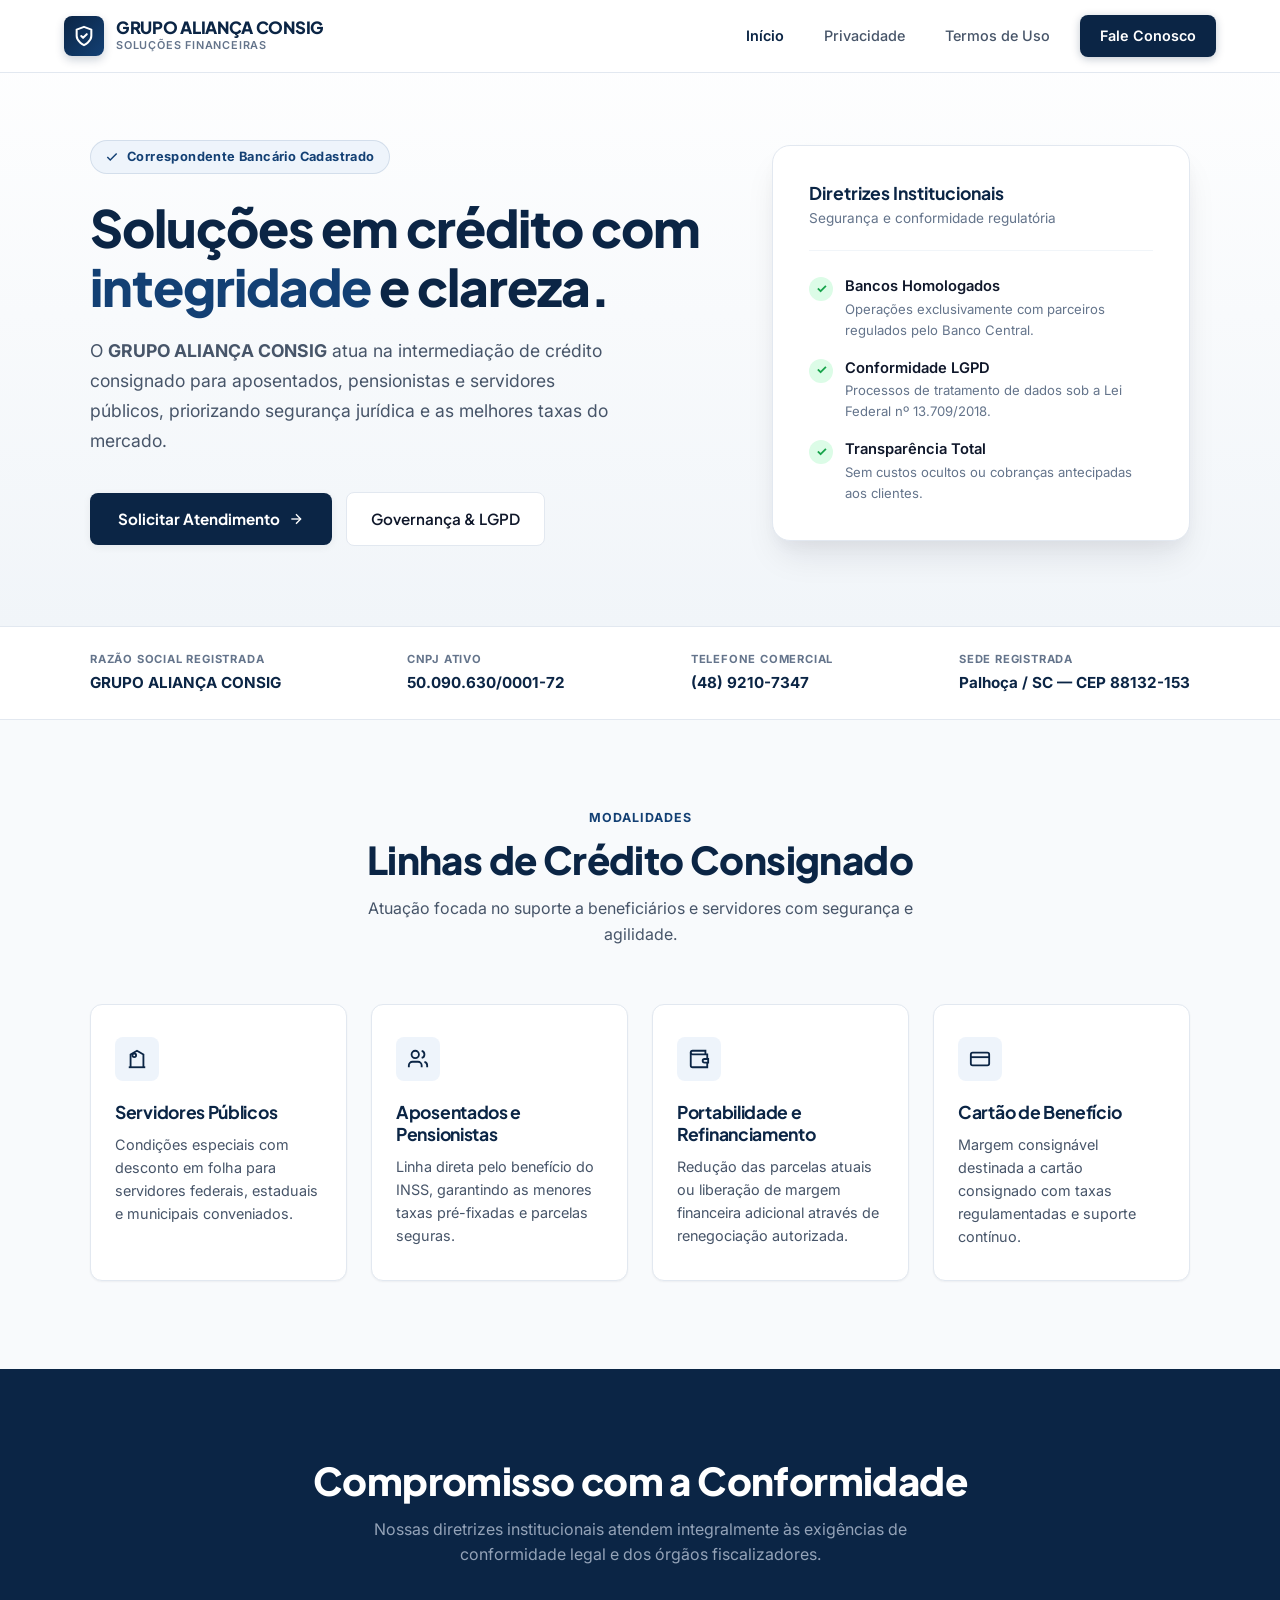
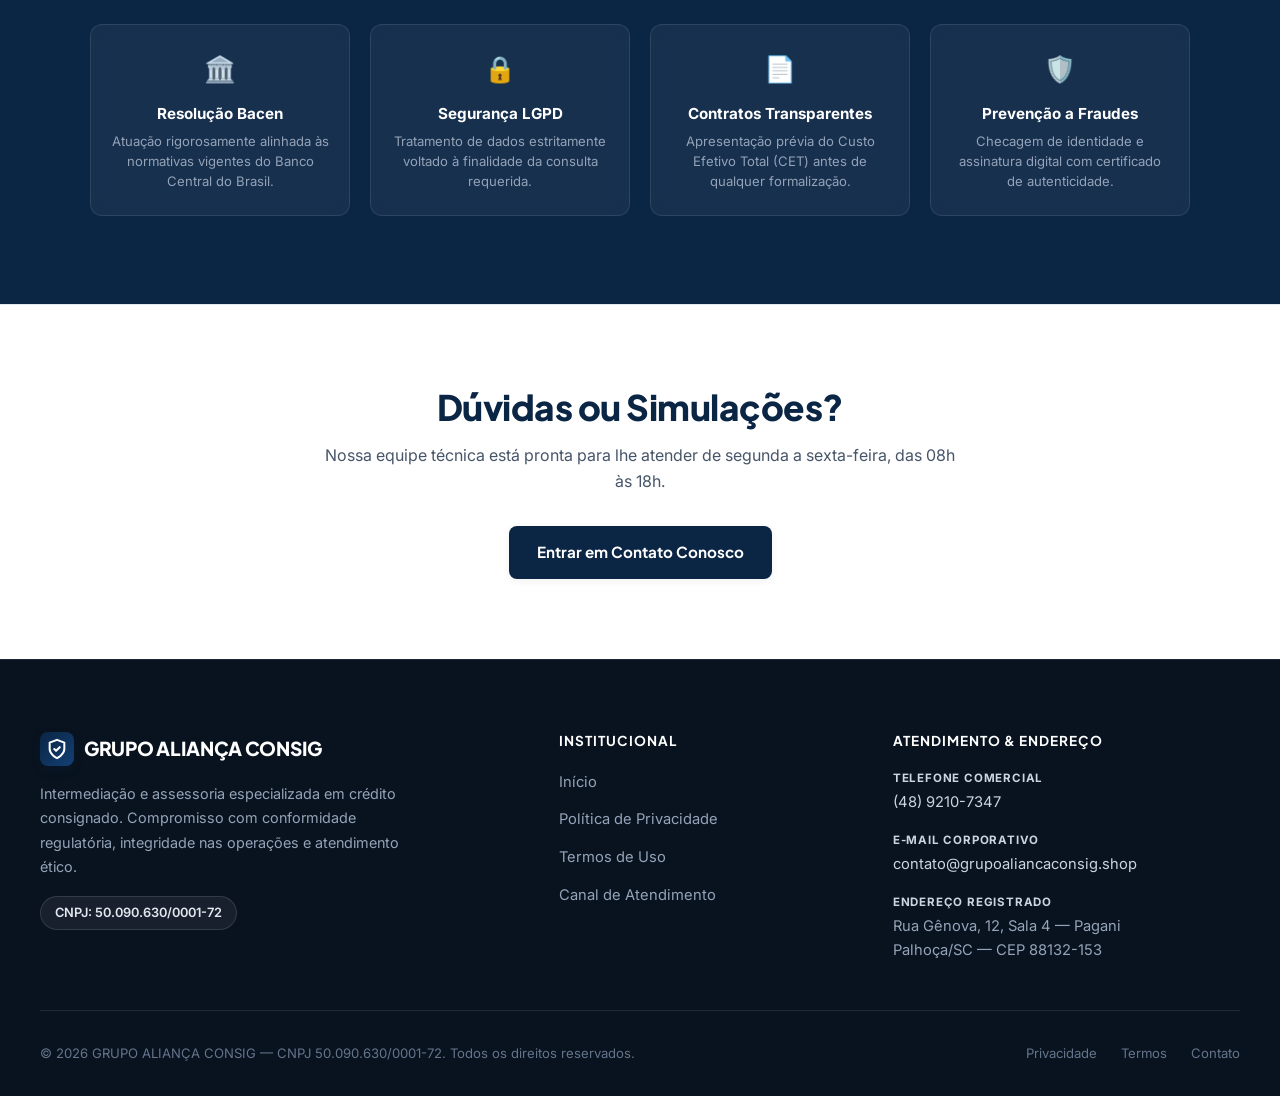
<file: index.html>
<!DOCTYPE html>
<html lang="pt-BR">
<head>
  <meta charset="UTF-8" />
  <meta name="viewport" content="width=device-width, initial-scale=1.0" />
  <meta name="robots" content="index, follow" />
  <title>GRUPO ALIANÇA CONSIG — Crédito Consignado e Assessoria Financeira</title>
  <meta name="description"
    content="GRUPO ALIANÇA CONSIG (CNPJ 50.090.630/0001-72) — Assessoria de crédito consignado para servidores públicos, aposentados e pensionistas do INSS. Palhoça/SC." />
  <link rel="stylesheet" href="css/style.css" />

  <script type="application/ld+json">
  {
    "@context": "https://schema.org",
    "@type": "Organization",
    "name": "GRUPO ALIANÇA CONSIG",
    "legalName": "GRUPO ALIANÇA CONSIG",
    "taxID": "50.090.630/0001-72",
    "url": "https://grupoaliancaconsig.shop",
    "telephone": "+55-48-92107347",
    "email": "contato@grupoaliancaconsig.shop",
    "address": {
      "@type": "PostalAddress",
      "streetAddress": "Rua Gênova, 12, Sala 4",
      "addressLocality": "Palhoça",
      "addressRegion": "SC",
      "postalCode": "88132-153",
      "addressCountry": "BR"
    },
    "contactPoint": {
      "@type": "ContactPoint",
      "telephone": "+55-48-92107347",
      "contactType": "customer service",
      "availableLanguage": "Portuguese"
    }
  }
  </script>

  <style>
    /* ── ESTILOS EXCLUSIVOS DA PÁGINA INICIAL ── */

    /* HERO SECTION */
    .hero-section {
      padding: 140px 24px 80px;
      background: linear-gradient(180deg, #FFFFFF 0%, #F1F5F9 100%);
      position: relative;
      border-bottom: 1px solid var(--border-color);
    }

    .hero-container {
      max-width: 1100px;
      margin: 0 auto;
      display: grid;
      grid-template-columns: 1.2fr 0.8fr;
      gap: 56px;
      align-items: center;
    }

    .hero-badge-pill {
      display: inline-flex;
      align-items: center;
      gap: 8px;
      padding: 6px 14px;
      background: var(--primary-subtle);
      border: 1px solid rgba(19, 64, 116, 0.12);
      border-radius: var(--radius-pill);
      color: var(--primary-light);
      font-size: 0.8rem;
      font-weight: 700;
      letter-spacing: 0.4px;
      margin-bottom: 24px;
    }

    .hero-title {
      font-size: clamp(2.2rem, 4vw, 3.2rem);
      font-weight: 800;
      color: var(--primary);
      letter-spacing: -1px;
      line-height: 1.15;
      margin-bottom: 20px;
    }

    .hero-title span {
      color: var(--primary-light);
    }

    .hero-subtitle {
      font-size: 1.1rem;
      color: var(--text-secondary);
      line-height: 1.7;
      margin-bottom: 36px;
      max-width: 540px;
    }

    .hero-cta-group {
      display: flex;
      gap: 14px;
      align-items: center;
      flex-wrap: wrap;
    }

    .btn-main {
      display: inline-flex;
      align-items: center;
      gap: 8px;
      background: var(--primary);
      color: #FFFFFF;
      font-family: var(--font-heading);
      font-weight: 700;
      font-size: 0.95rem;
      padding: 14px 28px;
      border-radius: var(--radius-sm);
      box-shadow: var(--shadow-sm);
      transition: var(--transition);
    }

    .btn-main:hover {
      background: var(--primary-light);
      transform: translateY(-2px);
      box-shadow: var(--shadow-md);
    }

    .btn-outline-main {
      display: inline-flex;
      align-items: center;
      background: #FFFFFF;
      color: var(--text-primary);
      font-family: var(--font-heading);
      font-weight: 600;
      font-size: 0.95rem;
      padding: 14px 24px;
      border-radius: var(--radius-sm);
      border: 1.5px solid var(--border-color);
      transition: var(--transition);
    }

    .btn-outline-main:hover {
      border-color: var(--primary-light);
      color: var(--primary);
      background: var(--bg-main);
    }

    /* CARD CORPORATIVO HERO */
    .hero-card {
      background: #FFFFFF;
      border-radius: var(--radius-lg);
      border: 1px solid var(--border-color);
      padding: 36px;
      box-shadow: var(--shadow-lg);
    }

    .hero-card-header {
      padding-bottom: 20px;
      border-bottom: 1px solid var(--border-subtle);
      margin-bottom: 24px;
    }

    .hero-card-title {
      font-size: 1.1rem;
      font-weight: 700;
      color: var(--primary);
      margin-bottom: 4px;
    }

    .hero-card-subtitle {
      font-size: 0.85rem;
      color: var(--text-muted);
    }

    .hero-card-list {
      display: flex;
      flex-direction: column;
      gap: 16px;
    }

    .hero-card-item {
      display: flex;
      align-items: flex-start;
      gap: 12px;
    }

    .h-icon-box {
      width: 24px;
      height: 24px;
      border-radius: 50%;
      background: #DCFCE7;
      color: #16A34A;
      display: flex;
      align-items: center;
      justify-content: center;
      font-size: 0.8rem;
      font-weight: bold;
      flex-shrink: 0;
      margin-top: 2px;
    }

    .h-item-title {
      font-size: 0.92rem;
      font-weight: 600;
      color: var(--text-primary);
    }

    .h-item-desc {
      font-size: 0.82rem;
      color: var(--text-muted);
    }

    /* FAIXA DE DADOS CADASTRAIS (ESSENCIAL PARA VERIFICAÇÃO META) */
    .meta-trust-bar {
      background: #FFFFFF;
      border-bottom: 1px solid var(--border-color);
      padding: 24px;
    }

    .trust-bar-container {
      max-width: 1100px;
      margin: 0 auto;
      display: flex;
      justify-content: space-between;
      align-items: center;
      flex-wrap: wrap;
      gap: 20px;
    }

    .trust-item {
      display: flex;
      flex-direction: column;
      gap: 2px;
    }

    .trust-label {
      font-size: 0.7rem;
      font-weight: 700;
      text-transform: uppercase;
      letter-spacing: 0.8px;
      color: var(--text-muted);
    }

    .trust-val {
      font-size: 0.95rem;
      font-weight: 700;
      color: var(--primary);
    }

    /* SEÇÃO DE SERVIÇOS */
    .section-wrap {
      padding: 88px 24px;
    }

    .section-container {
      max-width: 1100px;
      margin: 0 auto;
    }

    .section-head {
      text-align: center;
      margin-bottom: 56px;
    }

    .section-tag {
      font-size: 0.78rem;
      font-weight: 700;
      text-transform: uppercase;
      letter-spacing: 1px;
      color: var(--primary-light);
      margin-bottom: 8px;
      display: block;
    }

    .section-head h2 {
      font-size: clamp(1.8rem, 3vw, 2.4rem);
      font-weight: 800;
      color: var(--primary);
      letter-spacing: -0.6px;
      margin-bottom: 12px;
    }

    .section-head p {
      font-size: 1rem;
      color: var(--text-secondary);
      max-width: 600px;
      margin: 0 auto;
    }

    .cards-grid {
      display: grid;
      grid-template-columns: repeat(auto-fit, minmax(240px, 1fr));
      gap: 24px;
    }

    .pro-card {
      background: #FFFFFF;
      border: 1px solid var(--border-color);
      border-radius: var(--radius-md);
      padding: 32px 24px;
      box-shadow: var(--shadow-xs);
      transition: var(--transition);
      display: flex;
      flex-direction: column;
    }

    .pro-card:hover {
      transform: translateY(-4px);
      box-shadow: var(--shadow-md);
      border-color: rgba(19, 64, 116, 0.3);
    }

    .pro-card-icon {
      width: 44px;
      height: 44px;
      border-radius: var(--radius-sm);
      background: var(--primary-subtle);
      color: var(--primary);
      display: flex;
      align-items: center;
      justify-content: center;
      margin-bottom: 20px;
    }

    .pro-card h3 {
      font-size: 1.1rem;
      font-weight: 700;
      color: var(--primary);
      margin-bottom: 10px;
      letter-spacing: -0.3px;
    }

    .pro-card p {
      font-size: 0.9rem;
      color: var(--text-secondary);
      line-height: 1.6;
    }

    /* SEÇÃO DE CONFORMIDADE & SEGURANÇA (AUTORIDADE) */
    .compliance-section {
      background: var(--primary);
      color: #FFFFFF;
      padding: 88px 24px;
    }

    .compliance-container {
      max-width: 1100px;
      margin: 0 auto;
    }

    .compliance-head {
      text-align: center;
      margin-bottom: 56px;
    }

    .compliance-head h2 {
      color: #FFFFFF;
      font-size: clamp(1.8rem, 3vw, 2.4rem);
      font-weight: 800;
      margin-bottom: 12px;
      letter-spacing: -0.6px;
    }

    .compliance-head p {
      color: #94A3B8;
      font-size: 1rem;
      max-width: 580px;
      margin: 0 auto;
    }

    .compliance-row {
      display: grid;
      grid-template-columns: repeat(auto-fit, minmax(220px, 1fr));
      gap: 20px;
    }

    .c-badge-card {
      background: rgba(255, 255, 255, 0.05);
      border: 1px solid rgba(255, 255, 255, 0.1);
      border-radius: var(--radius-md);
      padding: 24px 20px;
      text-align: center;
      backdrop-filter: blur(8px);
      transition: var(--transition);
    }

    .c-badge-card:hover {
      background: rgba(255, 255, 255, 0.08);
      transform: translateY(-2px);
    }

    .c-badge-icon {
      font-size: 1.6rem;
      margin-bottom: 12px;
      display: inline-block;
    }

    .c-badge-title {
      font-size: 0.95rem;
      font-weight: 700;
      color: #FFFFFF;
      margin-bottom: 6px;
    }

    .c-badge-desc {
      font-size: 0.82rem;
      color: #94A3B8;
      line-height: 1.5;
    }

    /* CTA FINAL */
    .cta-banner {
      background: #FFFFFF;
      border-top: 1px solid var(--border-color);
      padding: 80px 24px;
      text-align: center;
    }

    .cta-box {
      max-width: 640px;
      margin: 0 auto;
    }

    .cta-box h2 {
      font-size: clamp(1.6rem, 3vw, 2.2rem);
      font-weight: 800;
      color: var(--primary);
      margin-bottom: 14px;
      letter-spacing: -0.5px;
    }

    .cta-box p {
      font-size: 1rem;
      color: var(--text-secondary);
      margin-bottom: 32px;
    }

    @media (max-width: 880px) {
      .hero-container {
        grid-template-columns: 1fr;
        gap: 40px;
      }
      .trust-bar-container {
        flex-direction: column;
        align-items: flex-start;
        gap: 16px;
      }
    }
  </style>
</head>
<body data-page="Início">

  <!-- HERO SECTION -->
  <section class="hero-section" aria-label="Apresentação Institucional">
    <div class="hero-container">
      
      <div class="hero-left">
        <div class="hero-badge-pill">
          <svg width="14" height="14" viewBox="0 0 24 24" fill="none" stroke="currentColor" stroke-width="2.5"><polyline points="20 6 9 17 4 12"></polyline></svg>
          Correspondente Bancário Cadastrado
        </div>

        <h1 class="hero-title">
          Soluções em crédito com <span>integridade</span> e clareza.
        </h1>

        <p class="hero-subtitle">
          O <strong>GRUPO ALIANÇA CONSIG</strong> atua na intermediação de crédito consignado para aposentados, pensionistas e servidores públicos, priorizando segurança jurídica e as melhores taxas do mercado.
        </p>

        <div class="hero-cta-group">
          <a href="contato.html" class="btn-main">
            Solicitar Atendimento
            <svg width="16" height="16" viewBox="0 0 24 24" fill="none" stroke="currentColor" stroke-width="2"><path d="M5 12h14"></path><path d="m12 5 7 7-7 7"></path></svg>
          </a>
          <a href="politica-de-privacidade.html" class="btn-outline-main">
            Governança & LGPD
          </a>
        </div>
      </div>

      <div class="hero-right">
        <div class="hero-card">
          <div class="hero-card-header">
            <h3 class="hero-card-title">Diretrizes Institucionais</h3>
            <p class="hero-card-subtitle">Segurança e conformidade regulatória</p>
          </div>
          <div class="hero-card-list">
            <div class="hero-card-item">
              <div class="h-icon-box">✓</div>
              <div>
                <p class="h-item-title">Bancos Homologados</p>
                <p class="h-item-desc">Operações exclusivamente com parceiros regulados pelo Banco Central.</p>
              </div>
            </div>
            <div class="hero-card-item">
              <div class="h-icon-box">✓</div>
              <div>
                <p class="h-item-title">Conformidade LGPD</p>
                <p class="h-item-desc">Processos de tratamento de dados sob a Lei Federal nº 13.709/2018.</p>
              </div>
            </div>
            <div class="hero-card-item">
              <div class="h-icon-box">✓</div>
              <div>
                <p class="h-item-title">Transparência Total</p>
                <p class="h-item-desc">Sem custos ocultos ou cobranças antecipadas aos clientes.</p>
              </div>
            </div>
          </div>
        </div>
      </div>

    </div>
  </section>

  <!-- FAIXA DE IDENTIFICAÇÃO CADASTRAL OBRIGATÓRIA (META BUSINESS SUITE) -->
  <section class="meta-trust-bar" aria-label="Identificação da Empresa">
    <div class="trust-bar-container">
      <div class="trust-item">
        <span class="trust-label">Razão Social Registrada</span>
        <span class="trust-val">GRUPO ALIANÇA CONSIG</span>
      </div>
      <div class="trust-item">
        <span class="trust-label">CNPJ Ativo</span>
        <span class="trust-val">50.090.630/0001-72</span>
      </div>
      <div class="trust-item">
        <span class="trust-label">Telefone Comercial</span>
        <span class="trust-val"><a href="tel:+554892107347" style="color:inherit;">(48) 9210-7347</a></span>
      </div>
      <div class="trust-item">
        <span class="trust-label">Sede Registrada</span>
        <span class="trust-val">Palhoça / SC — CEP 88132-153</span>
      </div>
    </div>
  </section>

  <!-- SERVIÇOS & MODALIDADES -->
  <section class="section-wrap" aria-label="Linhas de Atendimento">
    <div class="section-container">
      <div class="section-head">
        <span class="section-tag">Modalidades</span>
        <h2>Linhas de Crédito Consignado</h2>
        <p>Atuação focada no suporte a beneficiários e servidores com segurança e agilidade.</p>
      </div>

      <div class="cards-grid">
        <div class="pro-card">
          <div class="pro-card-icon">
            <svg width="22" height="22" viewBox="0 0 24 24" fill="none" stroke="currentColor" stroke-width="2"><path d="M3 21h18"></path><path d="M5 21V7l7-4 7 4v14"></path><path d="M9 10a2 2 0 1 0 0-4 2 2 0 0 0 0 4z"></path></svg>
          </div>
          <h3>Servidores Públicos</h3>
          <p>Condições especiais com desconto em folha para servidores federais, estaduais e municipais conveniados.</p>
        </div>

        <div class="pro-card">
          <div class="pro-card-icon">
            <svg width="22" height="22" viewBox="0 0 24 24" fill="none" stroke="currentColor" stroke-width="2"><path d="M16 21v-2a4 4 0 0 0-4-4H6a4 4 0 0 0-4 4v2"></path><circle cx="9" cy="7" r="4"></circle><path d="M22 21v-2a4 4 0 0 0-3-3.87"></path><path d="M16 3.13a4 4 0 0 1 0 7.75"></path></svg>
          </div>
          <h3>Aposentados e Pensionistas</h3>
          <p>Linha direta pelo benefício do INSS, garantindo as menores taxas pré-fixadas e parcelas seguras.</p>
        </div>

        <div class="pro-card">
          <div class="pro-card-icon">
            <svg width="22" height="22" viewBox="0 0 24 24" fill="none" stroke="currentColor" stroke-width="2"><path d="M21 12V7H5a2 2 0 0 1 0-4h14v4"></path><path d="M3 5v14a2 2 0 0 0 2 2h16v-5"></path><path d="M18 12a2 2 0 0 0 0 4h4v-4Z"></path></svg>
          </div>
          <h3>Portabilidade e Refinanciamento</h3>
          <p>Redução das parcelas atuais ou liberação de margem financeira adicional através de renegociação autorizada.</p>
        </div>

        <div class="pro-card">
          <div class="pro-card-icon">
            <svg width="22" height="22" viewBox="0 0 24 24" fill="none" stroke="currentColor" stroke-width="2"><rect width="20" height="14" x="2" y="5" rx="2"></rect><line x1="2" x2="22" y1="10" y2="10"></line></svg>
          </div>
          <h3>Cartão de Benefício</h3>
          <p>Margem consignável destinada a cartão consignado com taxas regulamentadas e suporte contínuo.</p>
        </div>
      </div>
    </div>
  </section>

  <!-- BLOCO DE COMPLIANCE CORPORATIVO -->
  <section class="compliance-section" aria-label="Segurança e Regulamentação">
    <div class="compliance-container">
      <div class="compliance-head">
        <h2>Compromisso com a Conformidade</h2>
        <p>Nossas diretrizes institucionais atendem integralmente às exigências de conformidade legal e dos órgãos fiscalizadores.</p>
      </div>

      <div class="compliance-row">
        <div class="c-badge-card">
          <div class="c-badge-icon">🏛️</div>
          <p class="c-badge-title">Resolução Bacen</p>
          <p class="c-badge-desc">Atuação rigorosamente alinhada às normativas vigentes do Banco Central do Brasil.</p>
        </div>

        <div class="c-badge-card">
          <div class="c-badge-icon">🔒</div>
          <p class="c-badge-title">Segurança LGPD</p>
          <p class="c-badge-desc">Tratamento de dados estritamente voltado à finalidade da consulta requerida.</p>
        </div>

        <div class="c-badge-card">
          <div class="c-badge-icon">📄</div>
          <p class="c-badge-title">Contratos Transparentes</p>
          <p class="c-badge-desc">Apresentação prévia do Custo Efetivo Total (CET) antes de qualquer formalização.</p>
        </div>

        <div class="c-badge-card">
          <div class="c-badge-icon">🛡️</div>
          <p class="c-badge-title">Prevenção a Fraudes</p>
          <p class="c-badge-desc">Checagem de identidade e assinatura digital com certificado de autenticidade.</p>
        </div>
      </div>
    </div>
  </section>

  <!-- CTA FINAL -->
  <section class="cta-banner" aria-label="Atendimento">
    <div class="cta-box">
      <h2>Dúvidas ou Simulações?</h2>
      <p>Nossa equipe técnica está pronta para lhe atender de segunda a sexta-feira, das 08h às 18h.</p>
      <a href="contato.html" class="btn-main">
        Entrar em Contato Conosco
      </a>
    </div>
  </section>

  <script src="js/components.js"></script>
</body>
</html>
</file>
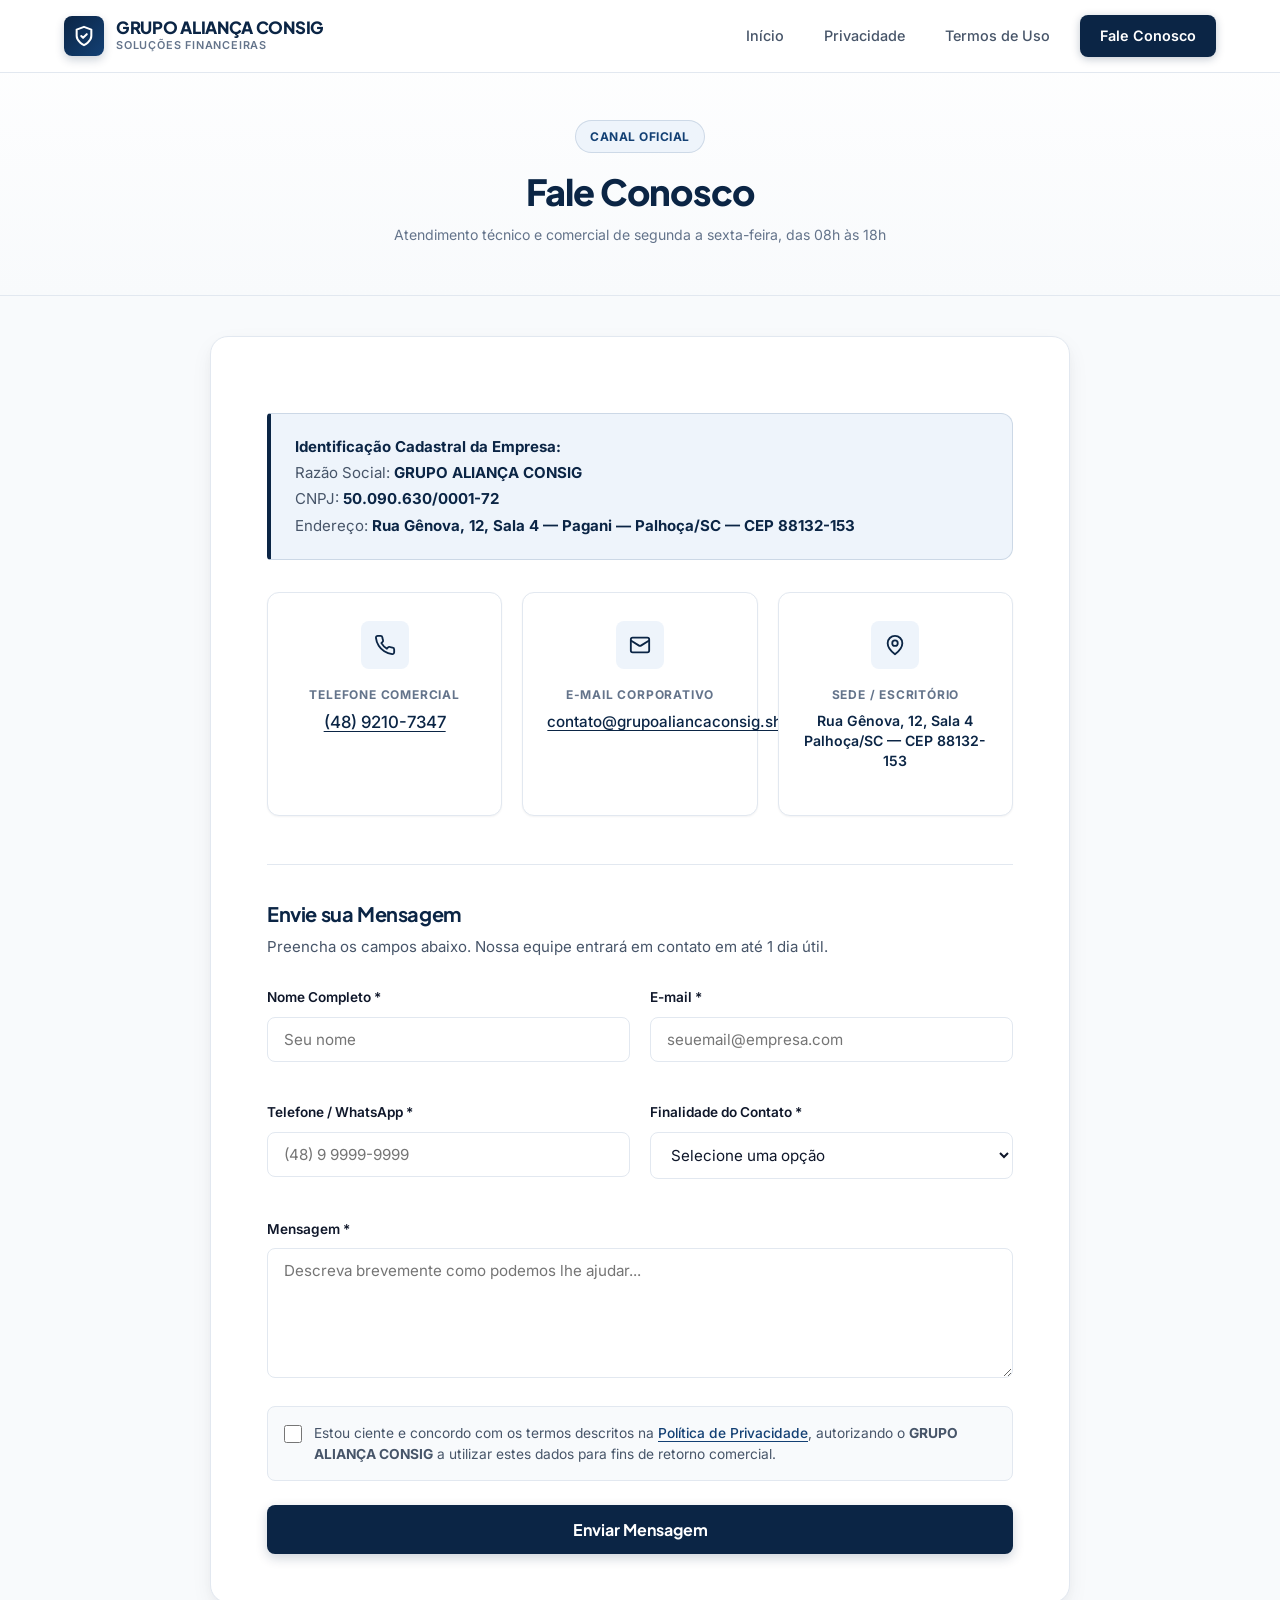
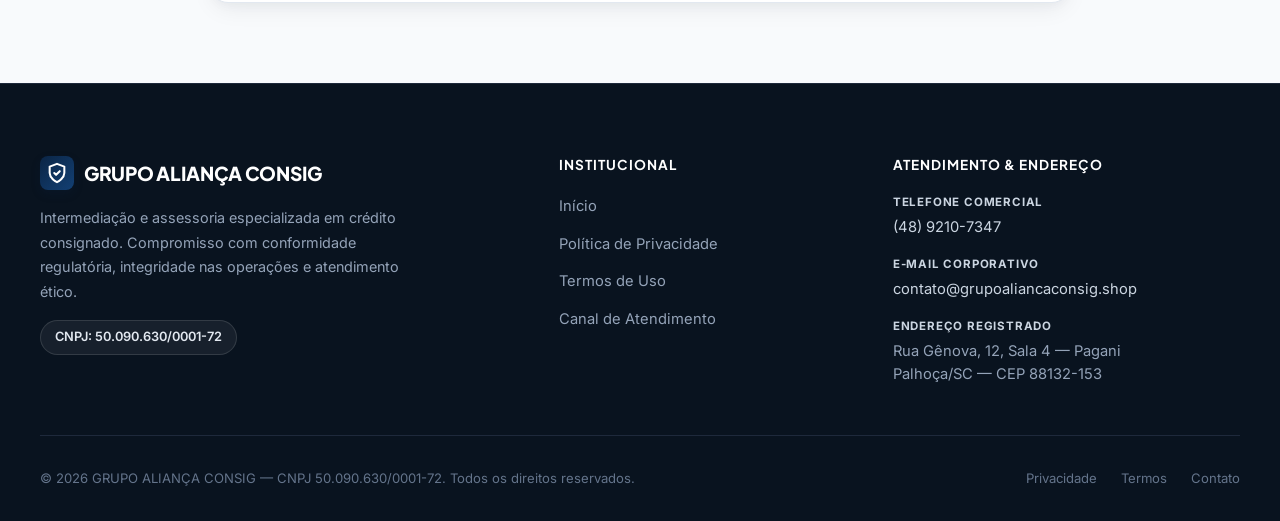
<file: contato.html>
<!DOCTYPE html>
<html lang="pt-BR">
<head>
  <meta charset="UTF-8" />
  <meta name="viewport" content="width=device-width, initial-scale=1.0" />
  <meta name="robots" content="index, follow" />
  <title>Canal de Atendimento — GRUPO ALIANÇA CONSIG</title>
  <meta name="description"
    content="Entre em contato com o GRUPO ALIANÇA CONSIG (CNPJ 50.090.630/0001-72). Telefone comercial (48) 9210-7347. Rua Gênova, 12, Sala 4, Palhoça/SC." />
  <link rel="stylesheet" href="css/style.css" />

  <script type="application/ld+json">
  {
    "@context": "https://schema.org",
    "@type": "Organization",
    "name": "GRUPO ALIANÇA CONSIG",
    "legalName": "GRUPO ALIANÇA CONSIG",
    "taxID": "50.090.630/0001-72",
    "url": "https://grupoaliancaconsig.shop",
    "telephone": "+55-48-92107347",
    "email": "contato@grupoaliancaconsig.shop",
    "address": {
      "@type": "PostalAddress",
      "streetAddress": "Rua Gênova, 12, Sala 4",
      "addressLocality": "Palhoça",
      "addressRegion": "SC",
      "postalCode": "88132-153",
      "addressCountry": "BR"
    },
    "contactPoint": {
      "@type": "ContactPoint",
      "telephone": "+55-48-92107347",
      "contactType": "customer service",
      "availableLanguage": "Portuguese"
    }
  }
  </script>

  <style>
    .success-msg {
      display: none;
      background: #ECFDF5;
      border: 1px solid #A7F3D0;
      border-radius: var(--radius-sm);
      padding: 16px 20px;
      color: #065F46;
      font-weight: 600;
      margin-top: 18px;
      text-align: center;
      font-size: 0.95rem;
    }
  </style>
</head>
<body data-page="Contato">

  <div class="page-hero">
    <div class="page-hero-content">
      <div class="page-hero-badge">Canal Oficial</div>
      <h1>Fale Conosco</h1>
      <p class="updated">Atendimento técnico e comercial de segunda a sexta-feira, das 08h às 18h</p>
    </div>
  </div>

  <main>
    <div class="content-wrap">

      <!-- Identificação legal com fidelidade aos dados -->
      <div class="info-box">
        <strong>Identificação Cadastral da Empresa:</strong><br>
        Razão Social: <strong>GRUPO ALIANÇA CONSIG</strong><br>
        CNPJ: <strong>50.090.630/0001-72</strong><br>
        Endereço: <strong>Rua Gênova, 12, Sala 4 — Pagani — Palhoça/SC — CEP 88132-153</strong>
      </div>

      <!-- Cards de contato limpos com SVG -->
      <div class="contact-grid">

        <div class="contact-card">
          <div class="card-icon-wrap">
            <svg width="22" height="22" viewBox="0 0 24 24" fill="none" stroke="currentColor" stroke-width="2"><path d="M22 16.92v3a2 2 0 0 1-2.18 2 19.79 19.79 0 0 1-8.63-3.07 19.5 19.5 0 0 1-6-6 19.79 19.79 0 0 1-3.07-8.67A2 2 0 0 1 4.11 2h3a2 2 0 0 1 2 1.72 12.84 12.84 0 0 0 .7 2.81 2 2 0 0 1-.45 2.11L8.09 9.91a16 16 0 0 0 6 6l1.27-1.27a2 2 0 0 1 2.11-.45 12.84 12.84 0 0 0 2.81.7A2 2 0 0 1 22 16.92z"></path></svg>
          </div>
          <p class="label">Telefone Comercial</p>
          <p class="value">
            <a href="tel:+554892107347">(48) 9210-7347</a>
          </p>
        </div>

        <div class="contact-card">
          <div class="card-icon-wrap">
            <svg width="22" height="22" viewBox="0 0 24 24" fill="none" stroke="currentColor" stroke-width="2"><rect width="20" height="16" x="2" y="4" rx="2"></rect><path d="m22 7-8.97 5.7a1.94 1.94 0 0 1-2.06 0L2 7"></path></svg>
          </div>
          <p class="label">E-mail Corporativo</p>
          <p class="value" style="font-size:0.95rem;">
            <a href="mailto:contato@grupoaliancaconsig.shop">contato@grupoaliancaconsig.shop</a>
          </p>
        </div>

        <div class="contact-card">
          <div class="card-icon-wrap">
            <svg width="22" height="22" viewBox="0 0 24 24" fill="none" stroke="currentColor" stroke-width="2"><path d="M20 10c0 6-8 12-8 12s-8-6-8-12a8 8 0 0 1 16 0Z"></path><circle cx="12" cy="10" r="3"></circle></svg>
          </div>
          <p class="label">Sede / Escritório</p>
          <p class="value" style="font-size:0.88rem;font-weight:600;">
            Rua Gênova, 12, Sala 4<br>
            Palhoça/SC — CEP 88132-153
          </p>
        </div>

      </div>

      <!-- Formulário moderno -->
      <div class="contact-form">
        <h2>Envie sua Mensagem</h2>
        <p class="form-sub">
          Preencha os campos abaixo. Nossa equipe entrará em contato em até 1 dia útil.
        </p>

        <form id="contactForm" novalidate>

          <div class="form-grid">
            <div class="form-group">
              <label for="nome">Nome Completo *</label>
              <input type="text" id="nome" name="nome" placeholder="Seu nome" required autocomplete="name" />
            </div>

            <div class="form-group">
              <label for="email">E-mail *</label>
              <input type="email" id="email" name="email" placeholder="seuemail@empresa.com" required autocomplete="email" />
            </div>

            <div class="form-group">
              <label for="telefone">Telefone / WhatsApp *</label>
              <input type="tel" id="telefone" name="telefone" placeholder="(48) 9 9999-9999" required autocomplete="tel" />
            </div>

            <div class="form-group">
              <label for="assunto">Finalidade do Contato *</label>
              <select id="assunto" name="assunto" required>
                <option value="" disabled selected>Selecione uma opção</option>
                <option value="consignado">Simulação de Crédito Consignado</option>
                <option value="atendimento">Suporte ao Cliente</option>
                <option value="lgpd">Privacidade e Dados (LGPD)</option>
                <option value="outro">Outros Assuntos</option>
              </select>
            </div>

            <div class="form-group full-width">
              <label for="mensagem">Mensagem *</label>
              <textarea id="mensagem" name="mensagem" placeholder="Descreva brevemente como podemos lhe ajudar..." required></textarea>
            </div>
          </div>

          <div class="checkbox-consent">
            <input type="checkbox" id="lgpdConsent" name="lgpdConsent" required />
            <label for="lgpdConsent">
              Estou ciente e concordo com os termos descritos na 
              <a href="politica-de-privacidade.html" target="_blank">Política de Privacidade</a>,
              autorizando o <strong>GRUPO ALIANÇA CONSIG</strong> a utilizar estes dados para fins de retorno comercial.
            </label>
          </div>

          <button type="submit" class="btn-primary-action">Enviar Mensagem</button>

          <div class="success-msg" id="successMsg" role="alert">
            ✓ Mensagem recebida com sucesso! Em breve entraremos em contato.
          </div>
        </form>
      </div>

    </div>
  </main>

  <script src="js/components.js"></script>
  <script>
    document.getElementById('contactForm').addEventListener('submit', function (e) {
      e.preventDefault();
      const fields = this.querySelectorAll('[required]');
      let valid = true;

      fields.forEach(function (f) {
        f.style.borderColor = '';
        if (!f.value.trim() || (f.type === 'checkbox' && !f.checked)) {
          f.style.borderColor = '#EF4444';
          valid = false;
        }
      });

      if (valid) {
        document.getElementById('successMsg').style.display = 'block';
        this.reset();
      }
    });
  </script>
</body>
</html>
</file>
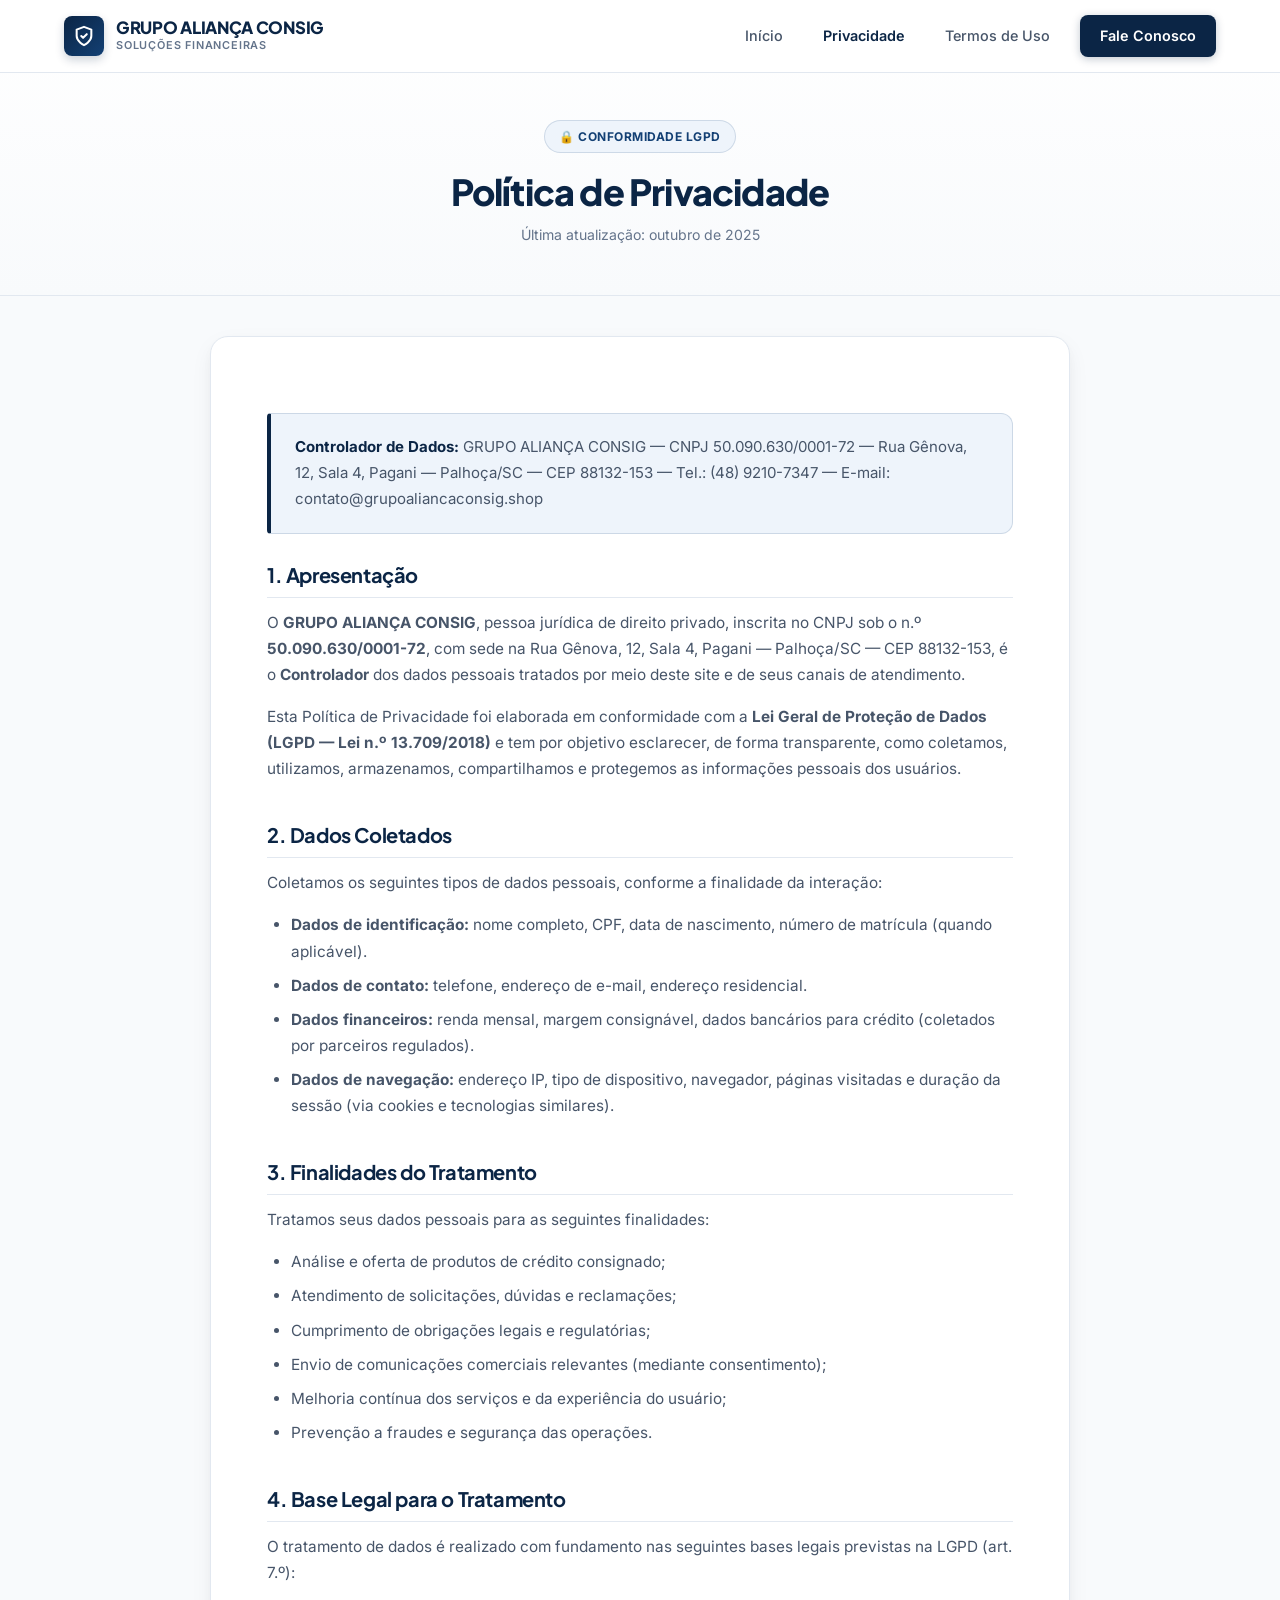
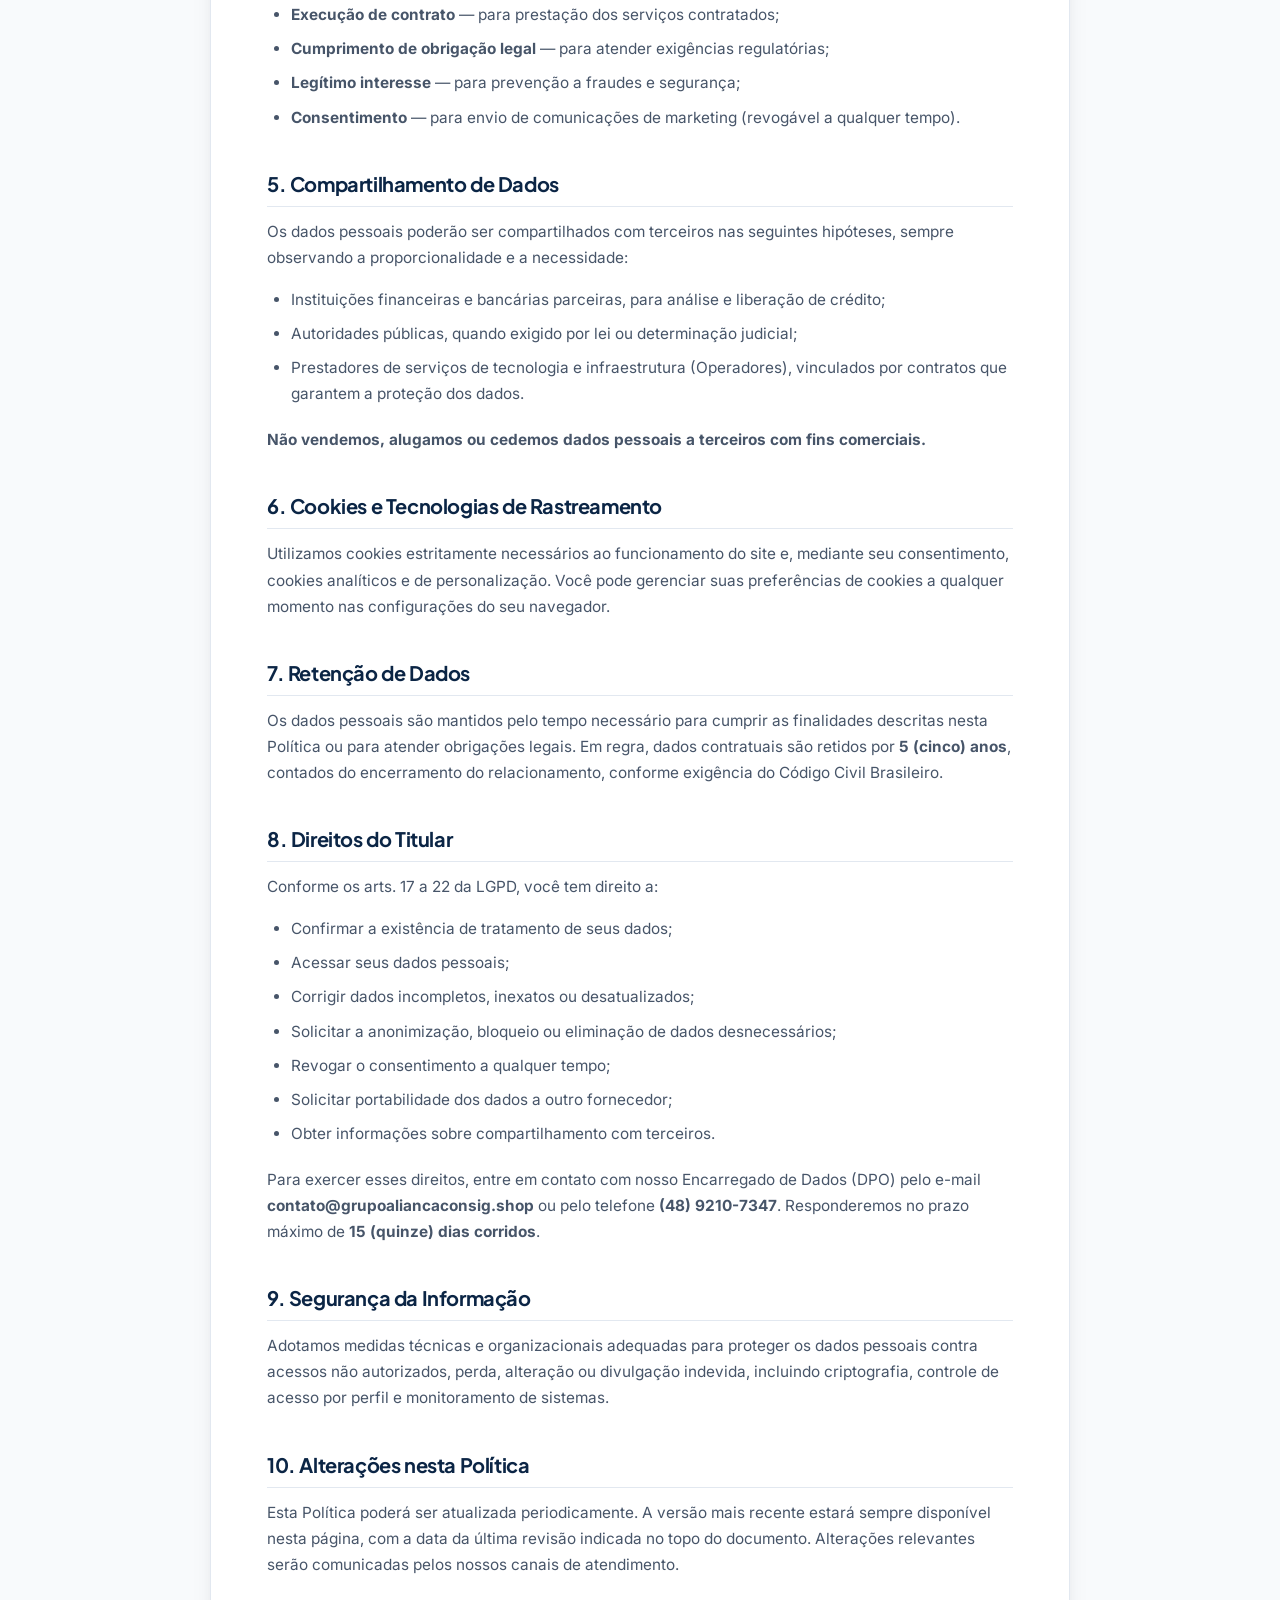
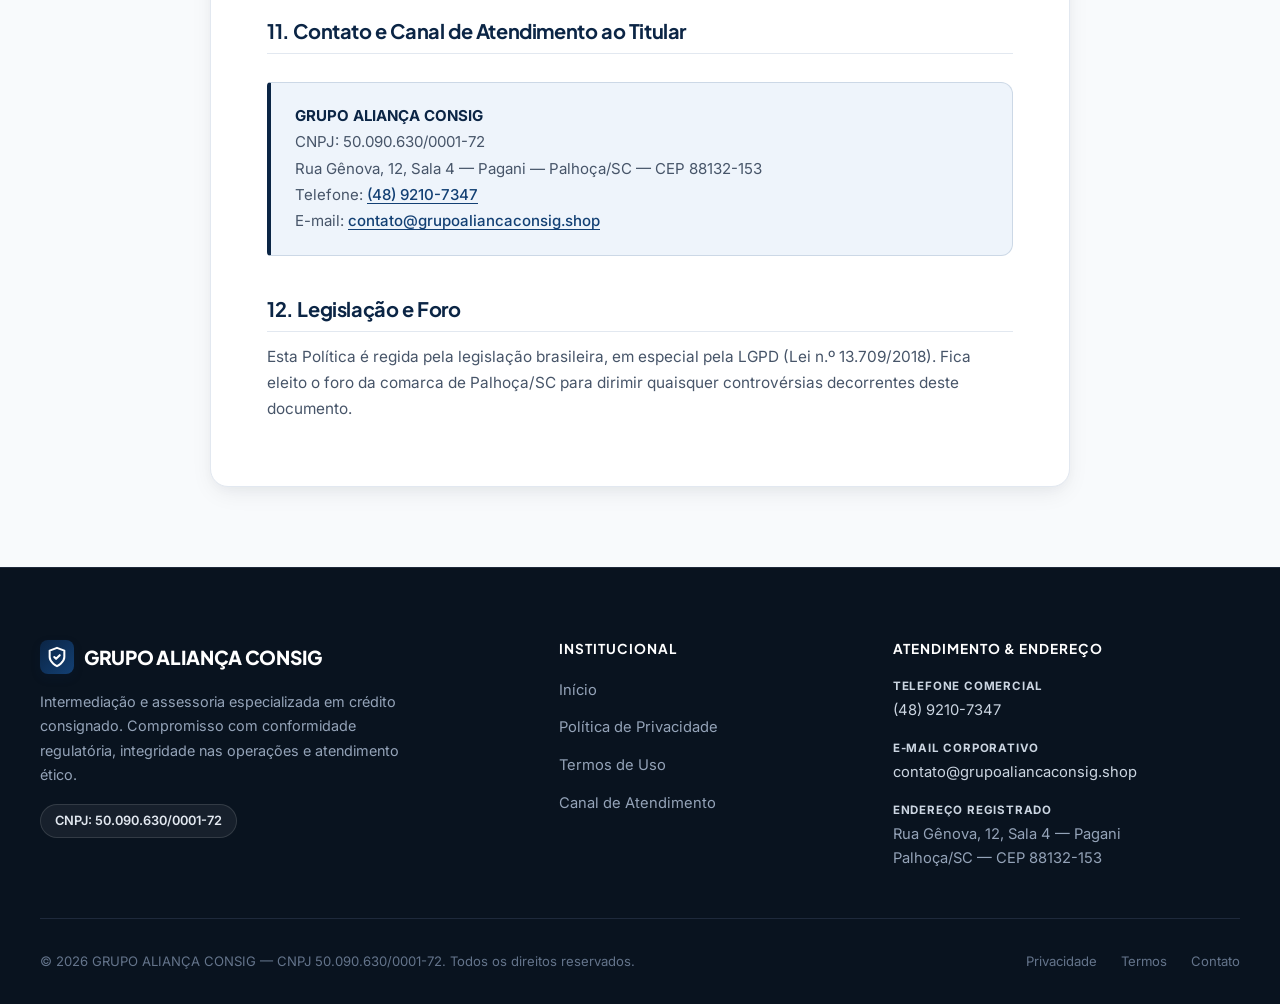
<file: politica-de-privacidade.html>
<!DOCTYPE html>
<html lang="pt-BR">
<head>
  <meta charset="UTF-8" />
  <meta name="viewport" content="width=device-width, initial-scale=1.0" />
  <meta name="robots" content="index, follow" />
  <title>Política de Privacidade — GRUPO ALIANÇA CONSIG</title>
  <meta name="description"
    content="Política de Privacidade do GRUPO ALIANÇA CONSIG (CNPJ 50.090.630/0001-72). Saiba como tratamos seus dados pessoais em conformidade com a LGPD." />
  <link rel="stylesheet" href="css/style.css" />

  <!-- Dados estruturados (Schema.org) para validação pela Meta -->
  <script type="application/ld+json">
  {
    "@context": "https://schema.org",
    "@type": "Organization",
    "name": "GRUPO ALIANÇA CONSIG",
    "legalName": "GRUPO ALIANÇA CONSIG",
    "taxID": "50.090.630/0001-72",
    "url": "https://grupoaliancaconsig.shop",
    "telephone": "+55-48-92107347",
    "address": {
      "@type": "PostalAddress",
      "streetAddress": "Rua Gênova, 12, Sala 4",
      "addressLocality": "Palhoça",
      "addressRegion": "SC",
      "postalCode": "88132-153",
      "addressCountry": "BR"
    }
  }
  </script>
</head>
<body data-page="Privacidade">

  <!-- Header e Footer injetados por components.js -->

  <div class="page-hero">
    <div class="page-hero-content">
      <div class="page-hero-badge">🔒 Conformidade LGPD</div>
      <h1>Política de Privacidade</h1>
      <p class="updated">Última atualização: outubro de 2025</p>
    </div>
  </div>

  <main>
    <div class="content-wrap">

      <div class="info-box">
        <strong>Controlador de Dados:</strong> GRUPO ALIANÇA CONSIG —
        CNPJ 50.090.630/0001-72 — Rua Gênova, 12, Sala 4, Pagani — Palhoça/SC —
        CEP 88132-153 — Tel.: (48) 9210-7347 — E-mail: contato@grupoaliancaconsig.shop
      </div>

      <h2>1. Apresentação</h2>
      <p>
        O <strong>GRUPO ALIANÇA CONSIG</strong>, pessoa jurídica de direito privado,
        inscrita no CNPJ sob o n.º <strong>50.090.630/0001-72</strong>, com sede na
        Rua Gênova, 12, Sala 4, Pagani — Palhoça/SC — CEP 88132-153, é o <strong>Controlador</strong>
        dos dados pessoais tratados por meio deste site e de seus canais de atendimento.
      </p>
      <p>
        Esta Política de Privacidade foi elaborada em conformidade com a
        <strong>Lei Geral de Proteção de Dados (LGPD — Lei n.º 13.709/2018)</strong>
        e tem por objetivo esclarecer, de forma transparente, como coletamos, utilizamos,
        armazenamos, compartilhamos e protegemos as informações pessoais dos usuários.
      </p>

      <h2>2. Dados Coletados</h2>
      <p>Coletamos os seguintes tipos de dados pessoais, conforme a finalidade da interação:</p>
      <ul>
        <li><strong>Dados de identificação:</strong> nome completo, CPF, data de nascimento, número de matrícula (quando aplicável).</li>
        <li><strong>Dados de contato:</strong> telefone, endereço de e-mail, endereço residencial.</li>
        <li><strong>Dados financeiros:</strong> renda mensal, margem consignável, dados bancários para crédito (coletados por parceiros regulados).</li>
        <li><strong>Dados de navegação:</strong> endereço IP, tipo de dispositivo, navegador, páginas visitadas e duração da sessão (via cookies e tecnologias similares).</li>
      </ul>

      <h2>3. Finalidades do Tratamento</h2>
      <p>Tratamos seus dados pessoais para as seguintes finalidades:</p>
      <ul>
        <li>Análise e oferta de produtos de crédito consignado;</li>
        <li>Atendimento de solicitações, dúvidas e reclamações;</li>
        <li>Cumprimento de obrigações legais e regulatórias;</li>
        <li>Envio de comunicações comerciais relevantes (mediante consentimento);</li>
        <li>Melhoria contínua dos serviços e da experiência do usuário;</li>
        <li>Prevenção a fraudes e segurança das operações.</li>
      </ul>

      <h2>4. Base Legal para o Tratamento</h2>
      <p>O tratamento de dados é realizado com fundamento nas seguintes bases legais previstas na LGPD (art. 7.º):</p>
      <ul>
        <li><strong>Execução de contrato</strong> — para prestação dos serviços contratados;</li>
        <li><strong>Cumprimento de obrigação legal</strong> — para atender exigências regulatórias;</li>
        <li><strong>Legítimo interesse</strong> — para prevenção a fraudes e segurança;</li>
        <li><strong>Consentimento</strong> — para envio de comunicações de marketing (revogável a qualquer tempo).</li>
      </ul>

      <h2>5. Compartilhamento de Dados</h2>
      <p>
        Os dados pessoais poderão ser compartilhados com terceiros nas seguintes hipóteses,
        sempre observando a proporcionalidade e a necessidade:
      </p>
      <ul>
        <li>Instituições financeiras e bancárias parceiras, para análise e liberação de crédito;</li>
        <li>Autoridades públicas, quando exigido por lei ou determinação judicial;</li>
        <li>Prestadores de serviços de tecnologia e infraestrutura (Operadores), vinculados por contratos que garantem a proteção dos dados.</li>
      </ul>
      <p>
        <strong>Não vendemos, alugamos ou cedemos dados pessoais a terceiros com fins comerciais.</strong>
      </p>

      <h2>6. Cookies e Tecnologias de Rastreamento</h2>
      <p>
        Utilizamos cookies estritamente necessários ao funcionamento do site e, mediante seu
        consentimento, cookies analíticos e de personalização. Você pode gerenciar suas
        preferências de cookies a qualquer momento nas configurações do seu navegador.
      </p>

      <h2>7. Retenção de Dados</h2>
      <p>
        Os dados pessoais são mantidos pelo tempo necessário para cumprir as finalidades
        descritas nesta Política ou para atender obrigações legais. Em regra, dados contratuais
        são retidos por <strong>5 (cinco) anos</strong>, contados do encerramento do
        relacionamento, conforme exigência do Código Civil Brasileiro.
      </p>

      <h2>8. Direitos do Titular</h2>
      <p>Conforme os arts. 17 a 22 da LGPD, você tem direito a:</p>
      <ul>
        <li>Confirmar a existência de tratamento de seus dados;</li>
        <li>Acessar seus dados pessoais;</li>
        <li>Corrigir dados incompletos, inexatos ou desatualizados;</li>
        <li>Solicitar a anonimização, bloqueio ou eliminação de dados desnecessários;</li>
        <li>Revogar o consentimento a qualquer tempo;</li>
        <li>Solicitar portabilidade dos dados a outro fornecedor;</li>
        <li>Obter informações sobre compartilhamento com terceiros.</li>
      </ul>
      <p>
        Para exercer esses direitos, entre em contato com nosso Encarregado de Dados (DPO)
        pelo e-mail <strong>contato@grupoaliancaconsig.shop</strong> ou pelo telefone <strong>(48) 9210-7347</strong>.
        Responderemos no prazo máximo de <strong>15 (quinze) dias corridos</strong>.
      </p>

      <h2>9. Segurança da Informação</h2>
      <p>
        Adotamos medidas técnicas e organizacionais adequadas para proteger os dados pessoais
        contra acessos não autorizados, perda, alteração ou divulgação indevida, incluindo
        criptografia, controle de acesso por perfil e monitoramento de sistemas.
      </p>

      <h2>10. Alterações nesta Política</h2>
      <p>
        Esta Política poderá ser atualizada periodicamente. A versão mais recente estará
        sempre disponível nesta página, com a data da última revisão indicada no topo do documento.
        Alterações relevantes serão comunicadas pelos nossos canais de atendimento.
      </p>

      <h2>11. Contato e Canal de Atendimento ao Titular</h2>
      <div class="info-box">
        <strong>GRUPO ALIANÇA CONSIG</strong><br>
        CNPJ: 50.090.630/0001-72<br>
        Rua Gênova, 12, Sala 4 — Pagani — Palhoça/SC — CEP 88132-153<br>
        Telefone: <a href="tel:+554892107347">(48) 9210-7347</a><br>
        E-mail: <a href="mailto:contato@grupoaliancaconsig.shop">contato@grupoaliancaconsig.shop</a>
      </div>

      <h2>12. Legislação e Foro</h2>
      <p>
        Esta Política é regida pela legislação brasileira, em especial pela LGPD
        (Lei n.º 13.709/2018). Fica eleito o foro da comarca de Palhoça/SC para
        dirimir quaisquer controvérsias decorrentes deste documento.
      </p>

    </div><!-- /content-wrap -->
  </main>

  <script src="js/components.js"></script>
</body>
</html>
</file>
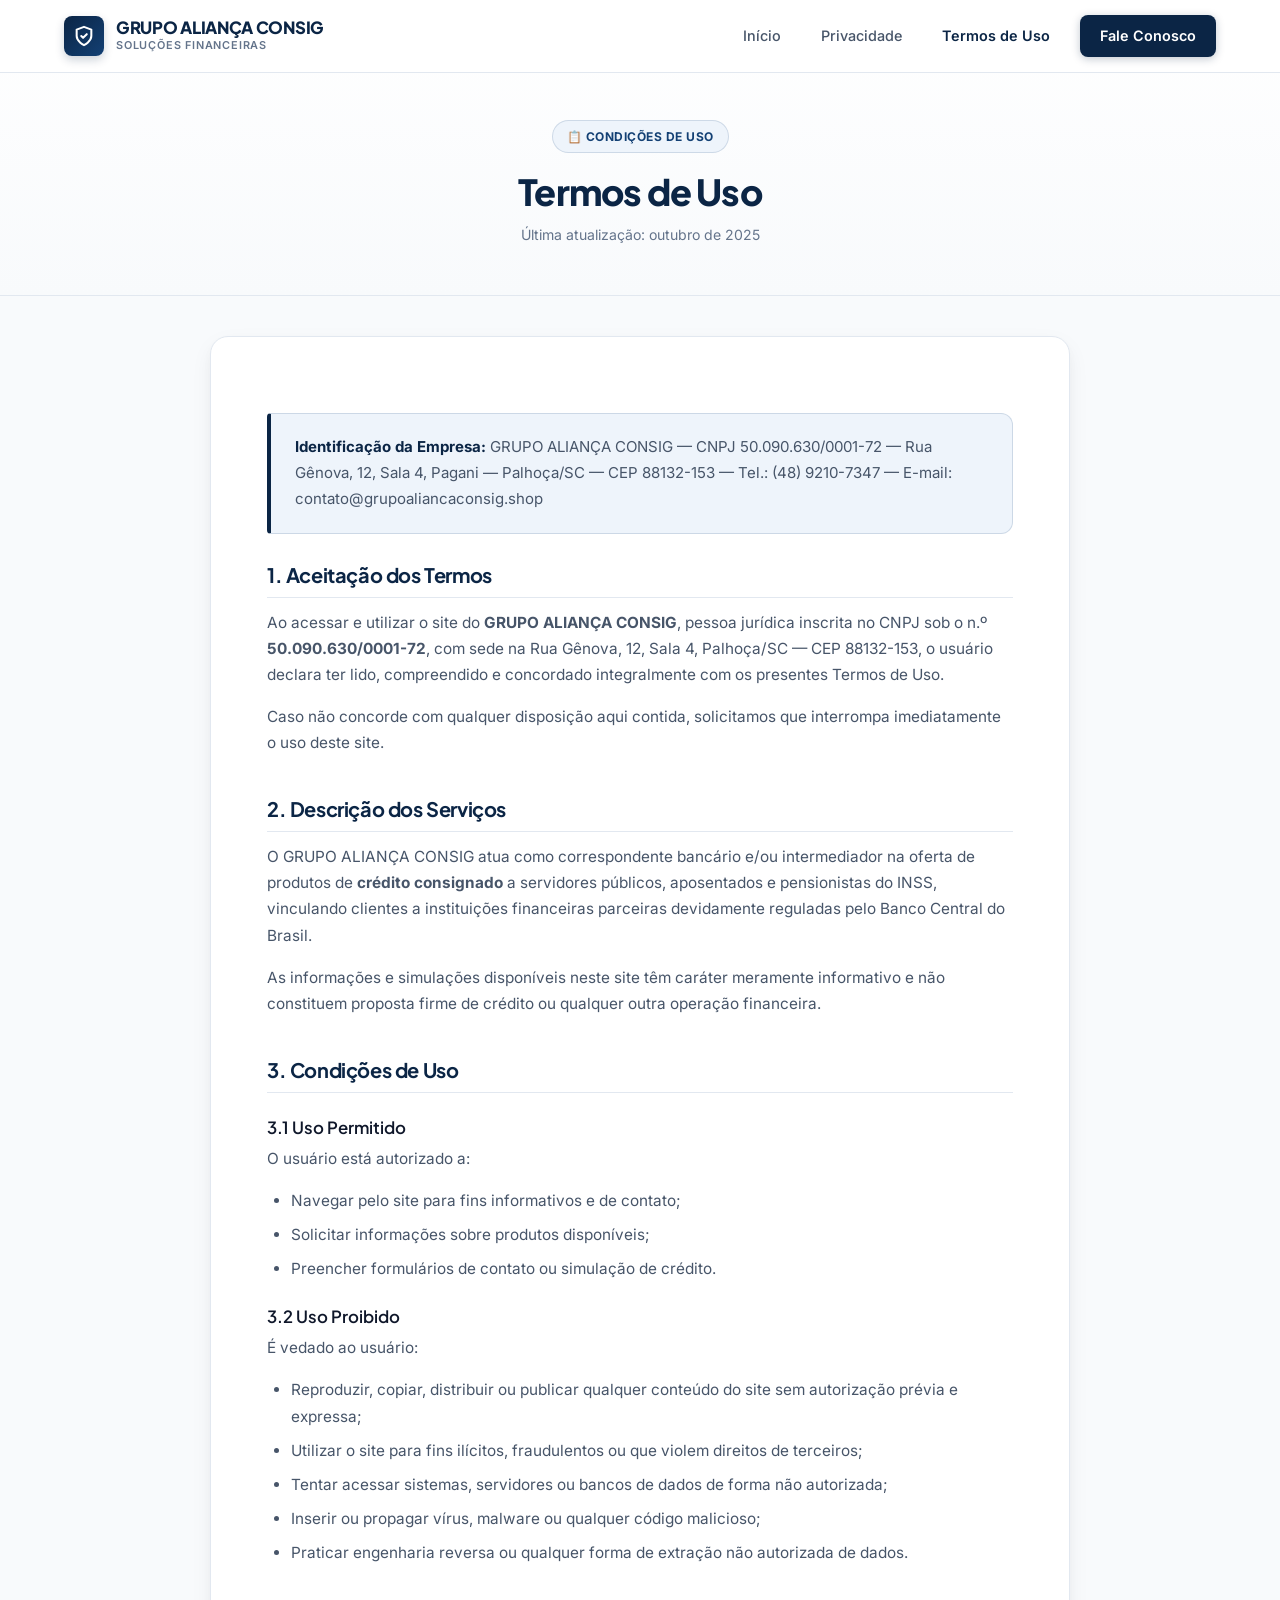
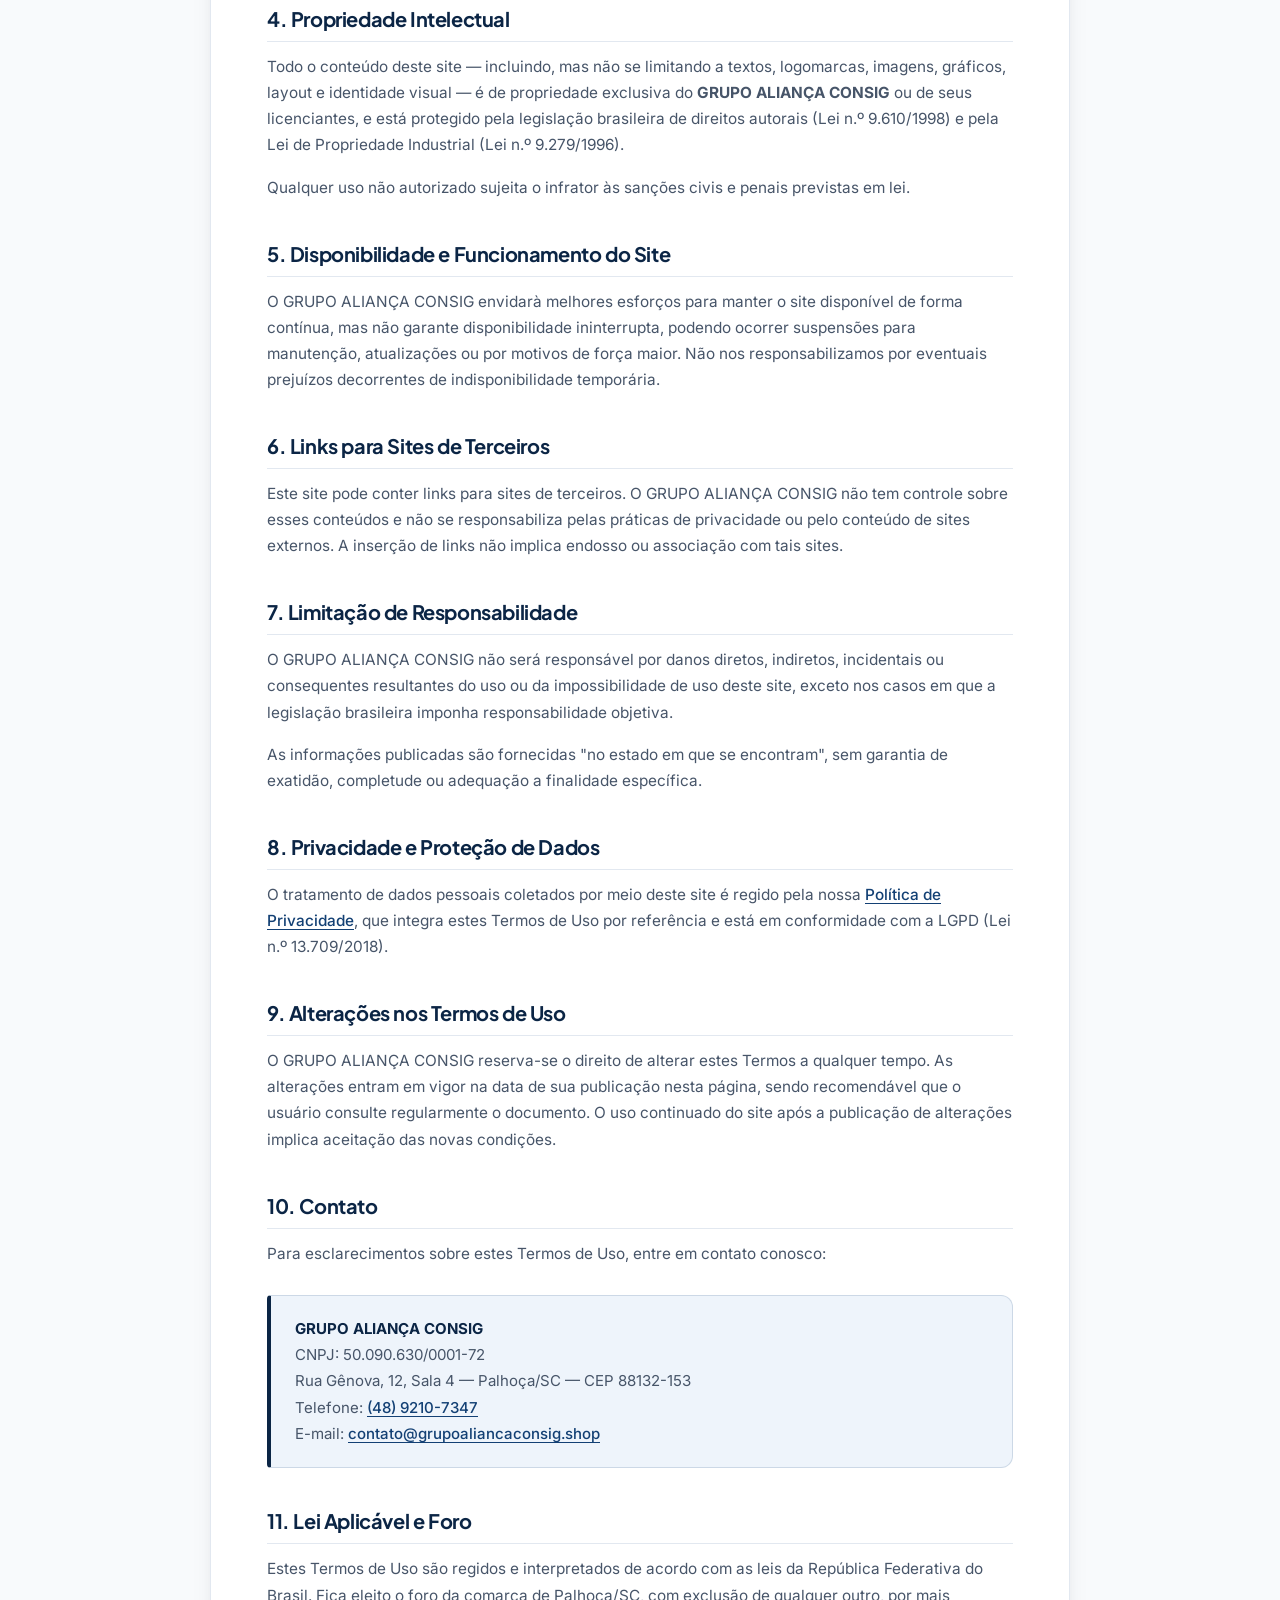
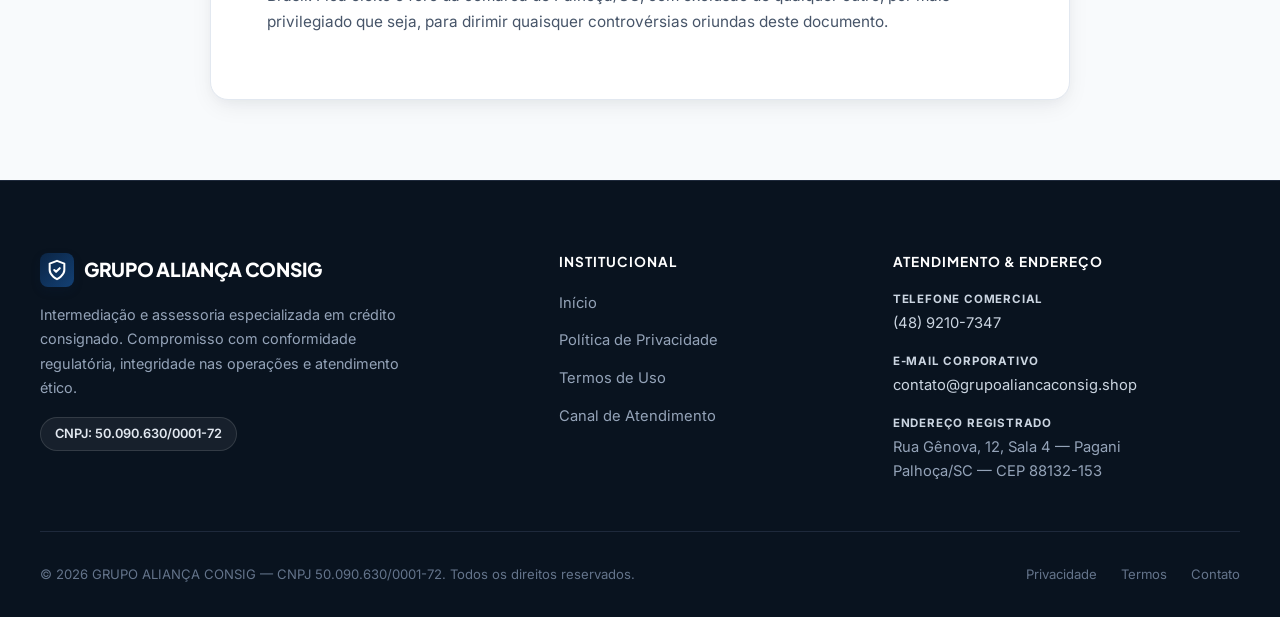
<file: termos-de-uso.html>
<!DOCTYPE html>
<html lang="pt-BR">
<head>
  <meta charset="UTF-8" />
  <meta name="viewport" content="width=device-width, initial-scale=1.0" />
  <meta name="robots" content="index, follow" />
  <title>Termos de Uso — GRUPO ALIANÇA CONSIG</title>
  <meta name="description"
    content="Termos de Uso do GRUPO ALIANÇA CONSIG (CNPJ 50.090.630/0001-72). Leia as condições para utilização do nosso site e serviços." />
  <link rel="stylesheet" href="css/style.css" />

  <script type="application/ld+json">
  {
    "@context": "https://schema.org",
    "@type": "Organization",
    "name": "GRUPO ALIANÇA CONSIG",
    "legalName": "GRUPO ALIANÇA CONSIG",
    "taxID": "50.090.630/0001-72",
    "url": "https://grupoaliancaconsig.shop",
    "telephone": "+55-48-92107347",
    "address": {
      "@type": "PostalAddress",
      "streetAddress": "Rua Gênova, 12, Sala 4",
      "addressLocality": "Palhoça",
      "addressRegion": "SC",
      "postalCode": "88132-153",
      "addressCountry": "BR"
    }
  }
  </script>
</head>
<body data-page="Termos de Uso">

  <!-- Header e Footer injetados por components.js -->

  <div class="page-hero">
    <div class="page-hero-content">
      <div class="page-hero-badge">📋 Condições de Uso</div>
      <h1>Termos de Uso</h1>
      <p class="updated">Última atualização: outubro de 2025</p>
    </div>
  </div>

  <main>
    <div class="content-wrap">

      <div class="info-box">
        <strong>Identificação da Empresa:</strong> GRUPO ALIANÇA CONSIG —
        CNPJ 50.090.630/0001-72 — Rua Gênova, 12, Sala 4, Pagani — Palhoça/SC —
        CEP 88132-153 — Tel.: (48) 9210-7347 — E-mail: contato@grupoaliancaconsig.shop
      </div>

      <h2>1. Aceitação dos Termos</h2>
      <p>
        Ao acessar e utilizar o site do <strong>GRUPO ALIANÇA CONSIG</strong>,
        pessoa jurídica inscrita no CNPJ sob o n.º <strong>50.090.630/0001-72</strong>,
        com sede na Rua Gênova, 12, Sala 4, Palhoça/SC — CEP 88132-153, o usuário
        declara ter lido, compreendido e concordado integralmente com os presentes
        Termos de Uso.
      </p>
      <p>
        Caso não concorde com qualquer disposição aqui contida, solicitamos que
        interrompa imediatamente o uso deste site.
      </p>

      <h2>2. Descrição dos Serviços</h2>
      <p>
        O GRUPO ALIANÇA CONSIG atua como correspondente bancário e/ou intermediador
        na oferta de produtos de <strong>crédito consignado</strong> a servidores públicos,
        aposentados e pensionistas do INSS, vinculando clientes a instituições
        financeiras parceiras devidamente reguladas pelo Banco Central do Brasil.
      </p>
      <p>
        As informações e simulações disponíveis neste site têm caráter meramente
        informativo e não constituem proposta firme de crédito ou qualquer outra
        operação financeira.
      </p>

      <h2>3. Condições de Uso</h2>
      <h3>3.1 Uso Permitido</h3>
      <p>O usuário está autorizado a:</p>
      <ul>
        <li>Navegar pelo site para fins informativos e de contato;</li>
        <li>Solicitar informações sobre produtos disponíveis;</li>
        <li>Preencher formulários de contato ou simulação de crédito.</li>
      </ul>

      <h3>3.2 Uso Proibido</h3>
      <p>É vedado ao usuário:</p>
      <ul>
        <li>Reproduzir, copiar, distribuir ou publicar qualquer conteúdo do site sem autorização prévia e expressa;</li>
        <li>Utilizar o site para fins ilícitos, fraudulentos ou que violem direitos de terceiros;</li>
        <li>Tentar acessar sistemas, servidores ou bancos de dados de forma não autorizada;</li>
        <li>Inserir ou propagar vírus, malware ou qualquer código malicioso;</li>
        <li>Praticar engenharia reversa ou qualquer forma de extração não autorizada de dados.</li>
      </ul>

      <h2>4. Propriedade Intelectual</h2>
      <p>
        Todo o conteúdo deste site — incluindo, mas não se limitando a textos, logomarcas,
        imagens, gráficos, layout e identidade visual — é de propriedade exclusiva do
        <strong>GRUPO ALIANÇA CONSIG</strong> ou de seus licenciantes, e está protegido
        pela legislação brasileira de direitos autorais (Lei n.º 9.610/1998) e pela Lei
        de Propriedade Industrial (Lei n.º 9.279/1996).
      </p>
      <p>
        Qualquer uso não autorizado sujeita o infrator às sanções civis e penais previstas
        em lei.
      </p>

      <h2>5. Disponibilidade e Funcionamento do Site</h2>
      <p>
        O GRUPO ALIANÇA CONSIG envidarà melhores esforços para manter o site disponível
        de forma contínua, mas não garante disponibilidade ininterrupta, podendo ocorrer
        suspensões para manutenção, atualizações ou por motivos de força maior.
        Não nos responsabilizamos por eventuais prejuízos decorrentes de indisponibilidade
        temporária.
      </p>

      <h2>6. Links para Sites de Terceiros</h2>
      <p>
        Este site pode conter links para sites de terceiros. O GRUPO ALIANÇA CONSIG não tem
        controle sobre esses conteúdos e não se responsabiliza pelas práticas de privacidade
        ou pelo conteúdo de sites externos. A inserção de links não implica endosso ou
        associação com tais sites.
      </p>

      <h2>7. Limitação de Responsabilidade</h2>
      <p>
        O GRUPO ALIANÇA CONSIG não será responsável por danos diretos, indiretos, incidentais
        ou consequentes resultantes do uso ou da impossibilidade de uso deste site, exceto nos
        casos em que a legislação brasileira imponha responsabilidade objetiva.
      </p>
      <p>
        As informações publicadas são fornecidas "no estado em que se encontram", sem garantia
        de exatidão, completude ou adequação a finalidade específica.
      </p>

      <h2>8. Privacidade e Proteção de Dados</h2>
      <p>
        O tratamento de dados pessoais coletados por meio deste site é regido pela nossa
        <a href="politica-de-privacidade.html">Política de Privacidade</a>, que integra
        estes Termos de Uso por referência e está em conformidade com a LGPD
        (Lei n.º 13.709/2018).
      </p>

      <h2>9. Alterações nos Termos de Uso</h2>
      <p>
        O GRUPO ALIANÇA CONSIG reserva-se o direito de alterar estes Termos a qualquer
        tempo. As alterações entram em vigor na data de sua publicação nesta página,
        sendo recomendável que o usuário consulte regularmente o documento. O uso
        continuado do site após a publicação de alterações implica aceitação das novas
        condições.
      </p>

      <h2>10. Contato</h2>
      <p>
        Para esclarecimentos sobre estes Termos de Uso, entre em contato conosco:
      </p>
      <div class="info-box">
        <strong>GRUPO ALIANÇA CONSIG</strong><br>
        CNPJ: 50.090.630/0001-72<br>
        Rua Gênova, 12, Sala 4 — Palhoça/SC — CEP 88132-153<br>
        Telefone: <a href="tel:+554892107347">(48) 9210-7347</a><br>
        E-mail: <a href="mailto:contato@grupoaliancaconsig.shop">contato@grupoaliancaconsig.shop</a>
      </div>

      <h2>11. Lei Aplicável e Foro</h2>
      <p>
        Estes Termos de Uso são regidos e interpretados de acordo com as leis da
        República Federativa do Brasil. Fica eleito o foro da comarca de Palhoça/SC,
        com exclusão de qualquer outro, por mais privilegiado que seja, para dirimir
        quaisquer controvérsias oriundas deste documento.
      </p>

    </div><!-- /content-wrap -->
  </main>

  <script src="js/components.js"></script>
</body>
</html>
</file>
<file: css/style.css>
/* ================================================================
   GRUPO ALIANÇA CONSIG — Design System Moderno, Limpo & Corporativo
   ================================================================ */

@import url('https://fonts.googleapis.com/css2?family=Plus+Jakarta+Sans:wght@400;500;600;700;800&family=Inter:wght@400;500;600&display=swap');

:root {
  /* Paleta Corporativa Sofisticada (Fintech / Instituição Financeira) */
  --primary:        #0B2545;       /* Azul marinho profundo de autoridade */
  --primary-light:  #134074;       /* Azul suporte vibrante */
  --primary-subtle: #EEF4FB;       /* Fundo suave azulado */
  --accent:         #D4AF37;       /* Dourado elegante */
  --accent-soft:    #FDF8EC;       /* Fundo suave dourado */
  --accent-hover:   #B89628;       /* Dourado escurecido */
  
  --dark:           #09131F;
  --dark-surface:   #0E1E32;
  
  --bg-main:        #F8FAFC;       /* Fundo moderno slate-50 */
  --card-bg:        #FFFFFF;
  --border-color:   #E2E8F0;
  --border-subtle:  #F1F5F9;
  
  --text-primary:   #0F172A;       /* Slate 900 */
  --text-secondary: #475569;       /* Slate 600 */
  --text-muted:     #64748B;       /* Slate 500 */
  --text-white:     #FFFFFF;

  --font-heading:   'Plus Jakarta Sans', -apple-system, BlinkMacSystemFont, sans-serif;
  --font-body:      'Inter', -apple-system, BlinkMacSystemFont, sans-serif;

  --radius-sm: 8px;
  --radius-md: 12px;
  --radius-lg: 18px;
  --radius-xl: 24px;
  --radius-pill: 9999px;

  --shadow-xs: 0 1px 2px rgba(15, 23, 42, 0.05);
  --shadow-sm: 0 2px 8px rgba(15, 23, 42, 0.06);
  --shadow-md: 0 8px 24px -4px rgba(15, 23, 42, 0.08), 0 4px 12px -2px rgba(15, 23, 42, 0.03);
  --shadow-lg: 0 20px 35px -8px rgba(15, 23, 42, 0.10), 0 8px 16px -4px rgba(15, 23, 42, 0.04);
  --shadow-xl: 0 25px 50px -12px rgba(11, 37, 69, 0.25);

  --transition: all 0.25s cubic-bezier(0.16, 1, 0.3, 1);
}

/* ── BASE & RESET ────────────────────────────────────────── */
*, *::before, *::after {
  box-sizing: border-box;
  margin: 0;
  padding: 0;
}

html {
  scroll-behavior: smooth;
  font-size: 16px;
}

body {
  font-family: var(--font-body);
  background-color: var(--bg-main);
  color: var(--text-primary);
  line-height: 1.6;
  -webkit-font-smoothing: antialiased;
  -moz-osx-font-smoothing: grayscale;
  display: flex;
  flex-direction: column;
  min-height: 100vh;
}

h1, h2, h3, h4, h5, h6 {
  font-family: var(--font-heading);
  color: var(--text-primary);
  line-height: 1.25;
  font-weight: 700;
}

a {
  text-decoration: none;
  color: inherit;
  transition: var(--transition);
}

/* ── HEADER MODERNO ──────────────────────────────────────── */
.site-header {
  position: fixed;
  top: 0;
  left: 0;
  right: 0;
  z-index: 1000;
  background: rgba(255, 255, 255, 0.94);
  backdrop-filter: blur(12px);
  -webkit-backdrop-filter: blur(12px);
  border-bottom: 1px solid var(--border-color);
  transition: var(--transition);
}

.site-header.scrolled {
  background: rgba(255, 255, 255, 0.98);
  box-shadow: 0 4px 20px rgba(15, 23, 42, 0.06);
}

.header-inner {
  max-width: 1200px;
  margin: 0 auto;
  padding: 0 24px;
  height: 72px;
  display: flex;
  align-items: center;
  justify-content: space-between;
}

.logo {
  display: flex;
  align-items: center;
  gap: 12px;
}

.logo-icon-svg {
  width: 40px;
  height: 40px;
  background: linear-gradient(135deg, var(--primary) 0%, var(--primary-light) 100%);
  border-radius: var(--radius-sm);
  display: flex;
  align-items: center;
  justify-content: center;
  color: #FFFFFF;
  box-shadow: 0 4px 10px rgba(11, 37, 69, 0.2);
}

.logo-text {
  display: flex;
  flex-direction: column;
}

.logo-name {
  font-family: var(--font-heading);
  font-size: 1.05rem;
  font-weight: 800;
  color: var(--primary);
  letter-spacing: -0.3px;
  line-height: 1.15;
}

.logo-tag {
  font-size: 0.68rem;
  font-weight: 600;
  color: var(--text-muted);
  letter-spacing: 0.8px;
  text-transform: uppercase;
}

.site-nav {
  display: flex;
  align-items: center;
  gap: 8px;
}

.site-nav a {
  font-size: 0.9rem;
  font-weight: 500;
  color: var(--text-secondary);
  padding: 8px 16px;
  border-radius: var(--radius-sm);
}

.site-nav a:hover {
  color: var(--primary);
  background: var(--primary-subtle);
}

.site-nav a.active {
  color: var(--primary);
  font-weight: 600;
}

.site-nav a.nav-cta {
  background: var(--primary);
  color: #FFFFFF !important;
  font-weight: 600;
  padding: 9px 20px;
  box-shadow: 0 2px 8px rgba(11, 37, 69, 0.25);
  margin-left: 6px;
}

.site-nav a.nav-cta:hover {
  background: var(--primary-light);
  transform: translateY(-1px);
  box-shadow: 0 4px 14px rgba(11, 37, 69, 0.35);
}

/* ── PÁGINAS INSTITUCIONAIS HERO (Privacidade / Termos / Contato) ── */
.page-hero {
  padding-top: 120px;
  padding-bottom: 48px;
  background: linear-gradient(180deg, #FFFFFF 0%, var(--bg-main) 100%);
  border-bottom: 1px solid var(--border-color);
  text-align: center;
}

.page-hero-content {
  max-width: 800px;
  margin: 0 auto;
  padding: 0 24px;
}

.page-hero-badge {
  display: inline-flex;
  align-items: center;
  gap: 6px;
  background: var(--primary-subtle);
  border: 1px solid rgba(19, 64, 116, 0.15);
  color: var(--primary-light);
  font-size: 0.75rem;
  font-weight: 700;
  letter-spacing: 0.5px;
  text-transform: uppercase;
  padding: 6px 14px;
  border-radius: var(--radius-pill);
  margin-bottom: 16px;
}

.page-hero h1 {
  font-size: 2.25rem;
  font-weight: 800;
  color: var(--primary);
  letter-spacing: -0.8px;
  margin-bottom: 10px;
}

.page-hero .updated {
  font-size: 0.88rem;
  color: var(--text-muted);
}

/* ── WRAPPER DE CONTEÚDO PRINCIPAL (Termos, LGPD, etc) ────── */
main {
  flex: 1;
  padding: 40px 24px 80px;
}

.content-wrap {
  max-width: 860px;
  margin: 0 auto;
  background: var(--card-bg);
  border-radius: var(--radius-lg);
  box-shadow: var(--shadow-md);
  border: 1px solid var(--border-color);
  padding: 48px 56px;
}

.content-wrap h2 {
  font-size: 1.25rem;
  font-weight: 700;
  color: var(--primary);
  margin: 40px 0 12px;
  padding-bottom: 10px;
  border-bottom: 1px solid var(--border-color);
  letter-spacing: -0.4px;
}

.content-wrap h2:first-of-type {
  margin-top: 0;
}

.content-wrap h3 {
  font-size: 1.05rem;
  font-weight: 600;
  color: var(--text-primary);
  margin: 24px 0 8px;
}

.content-wrap p {
  color: var(--text-secondary);
  font-size: 0.96rem;
  line-height: 1.7;
  margin-bottom: 16px;
}

.content-wrap ul, .content-wrap ol {
  margin: 10px 0 20px 24px;
}

.content-wrap li {
  color: var(--text-secondary);
  font-size: 0.96rem;
  line-height: 1.7;
  margin-bottom: 8px;
}

.content-wrap a {
  color: var(--primary-light);
  font-weight: 500;
  text-decoration: underline;
  text-underline-offset: 3px;
}

.content-wrap a:hover {
  color: var(--primary);
}

/* ── INFO BOX DESTACADO (Dados Oficiais Meta) ─────────────── */
.info-box {
  background: var(--primary-subtle);
  border: 1px solid rgba(19, 64, 116, 0.15);
  border-left: 4px solid var(--primary);
  border-radius: 4px var(--radius-md) var(--radius-md) 4px;
  padding: 20px 24px;
  margin: 28px 0;
  font-size: 0.94rem;
  color: var(--text-secondary);
  line-height: 1.75;
}

.info-box strong {
  color: var(--primary);
  font-weight: 700;
}

/* ── CARDS DE CONTATO ────────────────────────────────────── */
.contact-grid {
  display: grid;
  grid-template-columns: repeat(auto-fit, minmax(220px, 1fr));
  gap: 20px;
  margin: 32px 0;
}

.contact-card {
  background: #FFFFFF;
  border: 1px solid var(--border-color);
  border-radius: var(--radius-md);
  padding: 28px 24px;
  text-align: center;
  box-shadow: var(--shadow-xs);
  transition: var(--transition);
}

.contact-card:hover {
  transform: translateY(-3px);
  border-color: var(--primary-light);
  box-shadow: var(--shadow-md);
}

.contact-card .card-icon-wrap {
  width: 48px;
  height: 48px;
  border-radius: var(--radius-sm);
  background: var(--primary-subtle);
  color: var(--primary);
  display: flex;
  align-items: center;
  justify-content: center;
  margin: 0 auto 16px;
}

.contact-card .label {
  font-size: 0.75rem;
  font-weight: 700;
  text-transform: uppercase;
  letter-spacing: 0.8px;
  color: var(--text-muted);
  margin-bottom: 6px;
}

.contact-card .value {
  font-size: 1.05rem;
  font-weight: 700;
  color: var(--primary);
  line-height: 1.4;
}

.contact-card .value a {
  color: var(--primary);
}
.contact-card .value a:hover {
  color: var(--primary-light);
}

/* ── FORMULÁRIO DE CONTATO (Limpo e elegante) ─────────────── */
.contact-form {
  margin-top: 48px;
  padding-top: 36px;
  border-top: 1px solid var(--border-color);
}

.contact-form h2 {
  border: none !important;
  padding: 0 !important;
  margin-bottom: 8px !important;
}

.contact-form .form-sub {
  color: var(--text-secondary);
  font-size: 0.94rem;
  margin-bottom: 28px;
}

.form-grid {
  display: grid;
  grid-template-columns: 1fr 1fr;
  gap: 20px;
}

.form-group {
  margin-bottom: 20px;
}

.form-group.full-width {
  grid-column: 1 / -1;
}

.form-group label {
  display: block;
  font-size: 0.85rem;
  font-weight: 600;
  color: var(--text-primary);
  margin-bottom: 8px;
}

.form-group input,
.form-group select,
.form-group textarea {
  width: 100%;
  padding: 12px 16px;
  border: 1.5px solid var(--border-color);
  border-radius: var(--radius-sm);
  font-family: var(--font-body);
  font-size: 0.95rem;
  color: var(--text-primary);
  background: #FFFFFF;
  transition: var(--transition);
  outline: none;
}

.form-group input:focus,
.form-group select:focus,
.form-group textarea:focus {
  border-color: var(--primary-light);
  box-shadow: 0 0 0 4px rgba(19, 64, 116, 0.08);
}

.form-group textarea {
  resize: vertical;
  min-height: 130px;
}

.checkbox-consent {
  display: flex;
  align-items: flex-start;
  gap: 12px;
  padding: 16px;
  background: var(--bg-main);
  border: 1px solid var(--border-color);
  border-radius: var(--radius-sm);
  margin-bottom: 24px;
}

.checkbox-consent input[type="checkbox"] {
  width: 18px;
  height: 18px;
  margin-top: 2px;
  accent-color: var(--primary);
  flex-shrink: 0;
}

.checkbox-consent label {
  font-size: 0.86rem;
  color: var(--text-secondary);
  line-height: 1.5;
  font-weight: 400;
  margin-bottom: 0;
}

.btn-primary-action {
  width: 100%;
  background: var(--primary);
  color: #FFFFFF;
  font-family: var(--font-heading);
  font-size: 1rem;
  font-weight: 700;
  padding: 14px 28px;
  border: none;
  border-radius: var(--radius-sm);
  cursor: pointer;
  transition: var(--transition);
  box-shadow: 0 4px 12px rgba(11, 37, 69, 0.2);
}

.btn-primary-action:hover {
  background: var(--primary-light);
  transform: translateY(-2px);
  box-shadow: 0 8px 20px rgba(11, 37, 69, 0.28);
}

/* ── FOOTER CORPORATIVO (Transmite Máxima Segurança) ──────── */
.site-footer {
  background: var(--dark);
  color: #94A3B8;
  padding: 72px 24px 32px;
  border-top: 1px solid #1E293B;
  margin-top: auto;
}

.footer-inner {
  max-width: 1200px;
  margin: 0 auto;
  display: grid;
  grid-template-columns: 2fr 1.2fr 1.5fr;
  gap: 56px;
  padding-bottom: 48px;
  border-bottom: 1px solid #1E293B;
}

.footer-brand {
  display: flex;
  flex-direction: column;
  gap: 16px;
}

.footer-brand .f-title {
  font-family: var(--font-heading);
  font-size: 1.2rem;
  font-weight: 800;
  color: #FFFFFF;
  letter-spacing: -0.3px;
}

.footer-brand .f-desc {
  font-size: 0.9rem;
  color: #94A3B8;
  line-height: 1.7;
  max-width: 380px;
}

.footer-cnpj-badge {
  display: inline-flex;
  align-items: center;
  gap: 8px;
  background: rgba(255, 255, 255, 0.06);
  border: 1px solid rgba(255, 255, 255, 0.12);
  color: #E2E8F0;
  font-size: 0.8rem;
  font-weight: 600;
  padding: 6px 14px;
  border-radius: var(--radius-pill);
  width: fit-content;
}

.footer-col h4 {
  color: #FFFFFF;
  font-size: 0.85rem;
  font-weight: 700;
  text-transform: uppercase;
  letter-spacing: 1px;
  margin-bottom: 20px;
}

.footer-col ul {
  list-style: none;
  display: flex;
  flex-direction: column;
  gap: 12px;
}

.footer-col ul li a {
  color: #94A3B8;
  font-size: 0.92rem;
}

.footer-col ul li a:hover {
  color: #FFFFFF;
  padding-left: 4px;
}

.footer-contact-list {
  display: flex;
  flex-direction: column;
  gap: 16px;
}

.f-contact-item {
  display: flex;
  flex-direction: column;
  gap: 4px;
}

.f-contact-label {
  font-size: 0.72rem;
  font-weight: 700;
  text-transform: uppercase;
  letter-spacing: 0.8px;
  color: #CBD5E1;
}

.f-contact-val {
  font-size: 0.92rem;
  color: #94A3B8;
}

.f-contact-val a {
  color: #CBD5E1;
}
.f-contact-val a:hover {
  color: #FFFFFF;
}

.footer-bottom {
  max-width: 1200px;
  margin: 32px auto 0;
  display: flex;
  flex-wrap: wrap;
  align-items: center;
  justify-content: space-between;
  gap: 16px;
  font-size: 0.82rem;
  color: #64748B;
}

.footer-bottom-links {
  display: flex;
  gap: 24px;
}

.footer-bottom-links a {
  color: #64748B;
}

.footer-bottom-links a:hover {
  color: #CBD5E1;
}

/* ── RESPONSIVIDADE ──────────────────────────────────────── */
@media (max-width: 992px) {
  .footer-inner {
    grid-template-columns: 1fr 1fr;
  }
  .footer-brand {
    grid-column: 1 / -1;
  }
}

@media (max-width: 768px) {
  .header-inner {
    padding: 0 16px;
  }
  .site-nav {
    display: none;
  }
  .content-wrap {
    padding: 32px 24px;
  }
  .page-hero {
    padding-top: 100px;
    padding-bottom: 36px;
  }
  .page-hero h1 {
    font-size: 1.75rem;
  }
  .footer-inner {
    grid-template-columns: 1fr;
    gap: 36px;
  }
  .form-grid {
    grid-template-columns: 1fr;
  }
  .footer-bottom {
    flex-direction: column;
    align-items: flex-start;
  }
}
</file>
